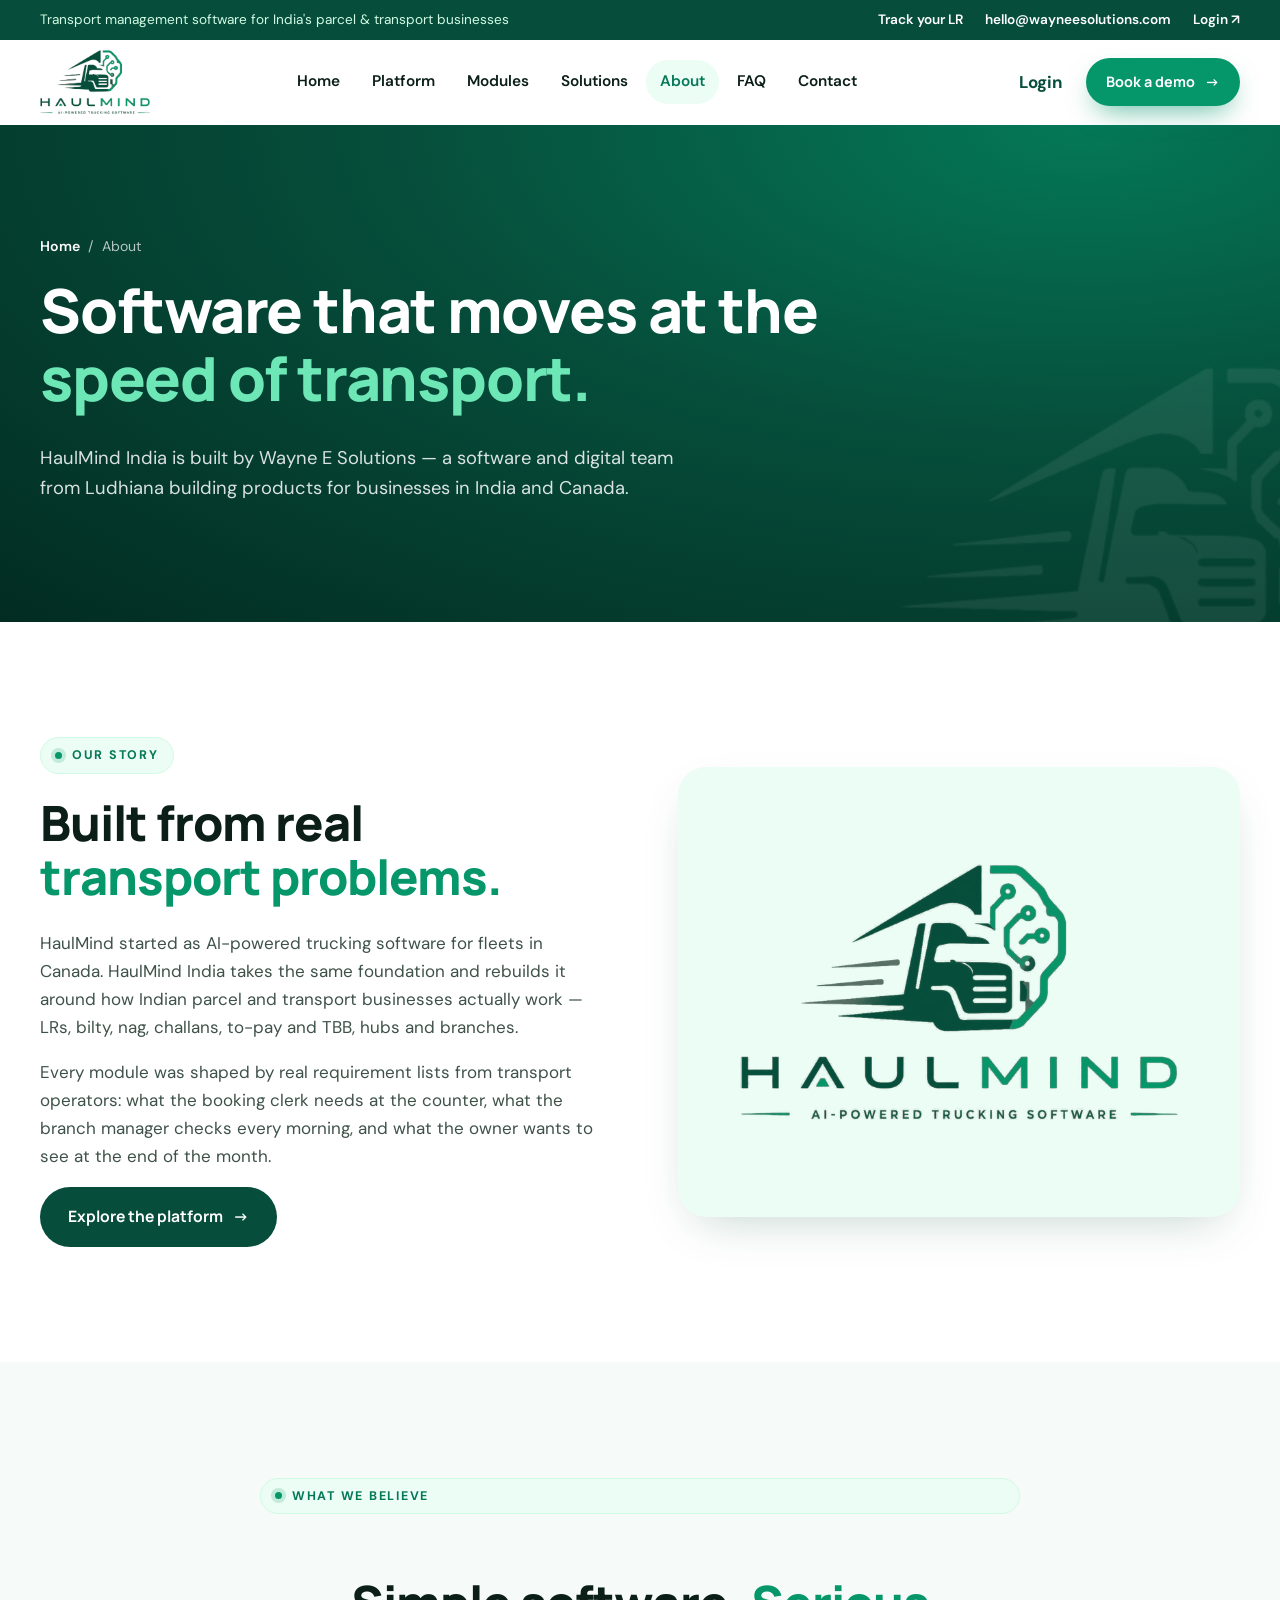
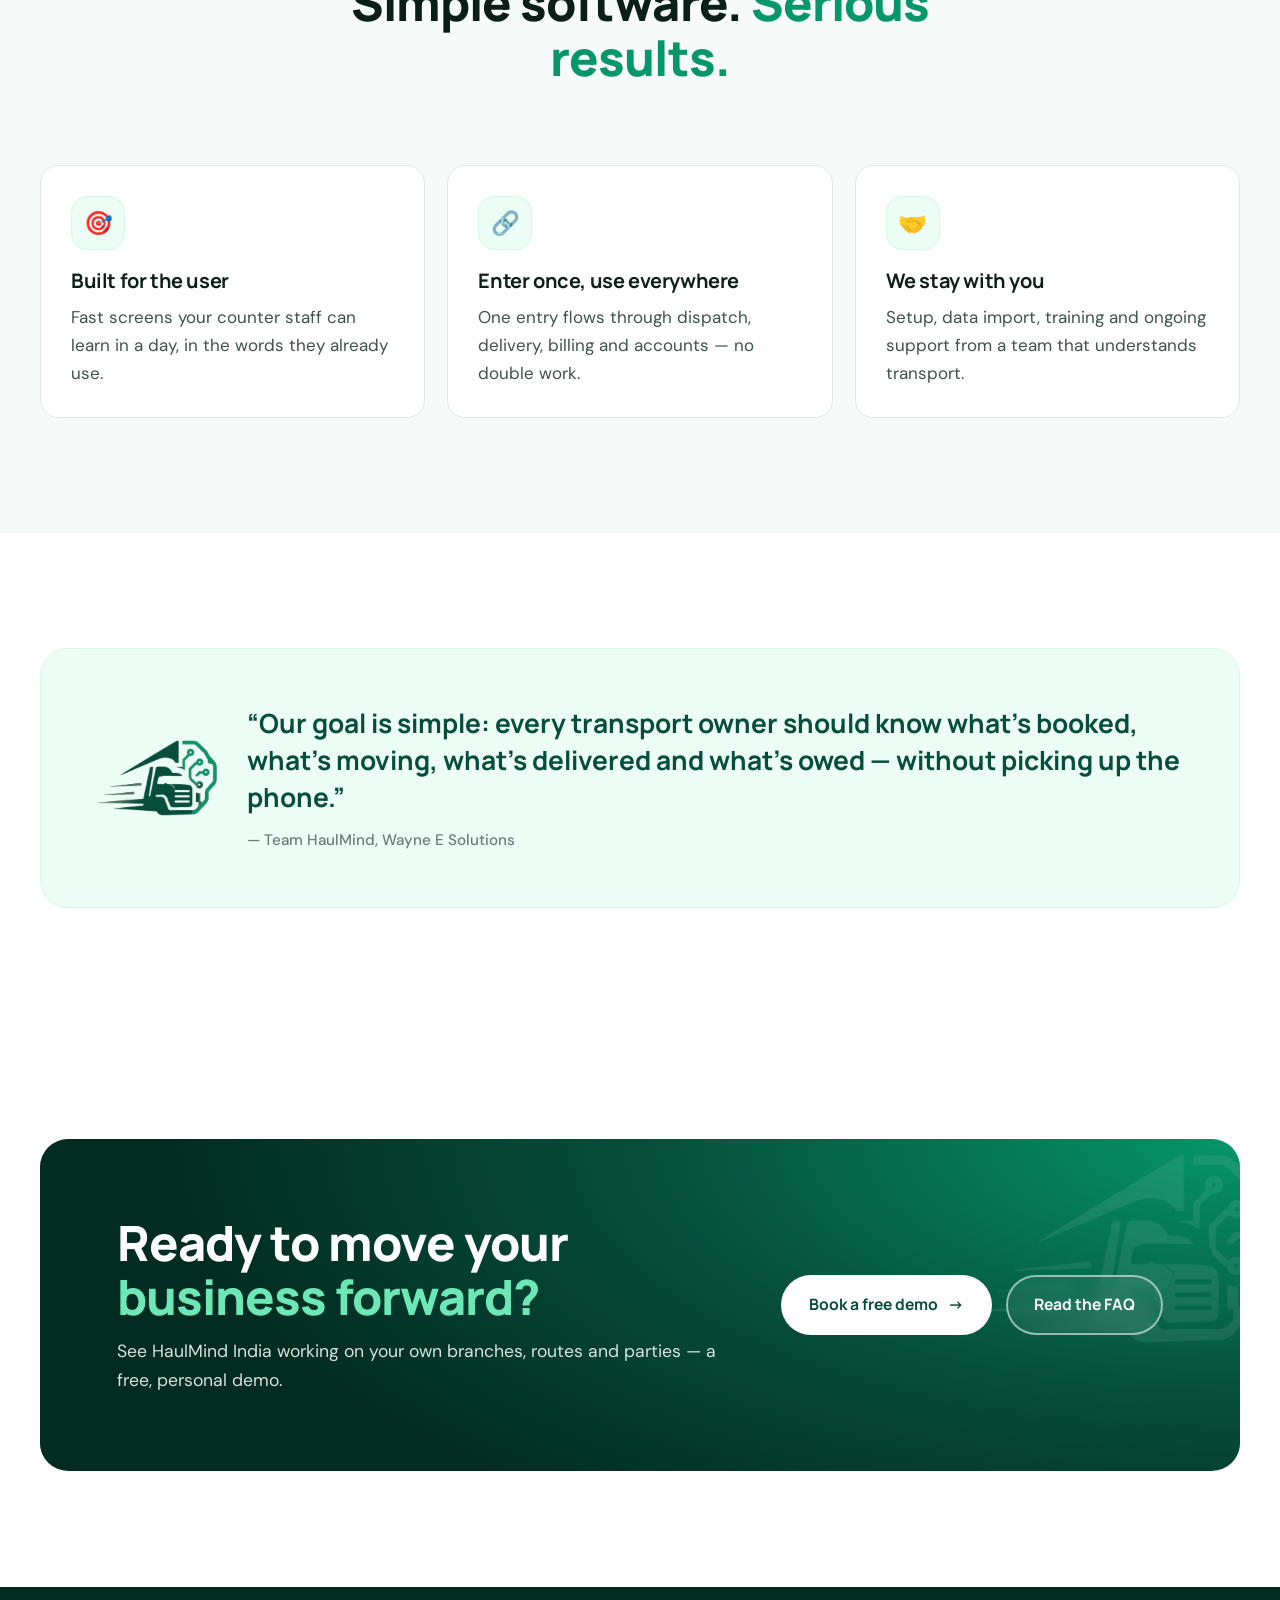
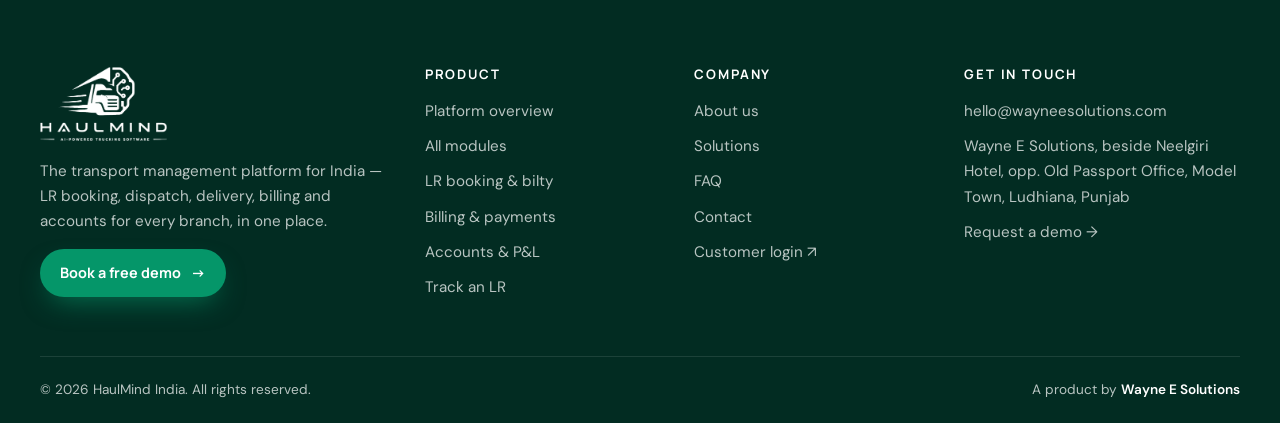
<file: about.html>
<!doctype html>
<html lang="en" class="no-js">
<head>
<meta charset="utf-8">
<meta name="viewport" content="width=device-width, initial-scale=1">
<title>About — HaulMind India</title>
<meta name="description" content="HaulMind India is built by Wayne E Solutions, Ludhiana — transport management software shaped by real transport operators.">
<meta name="theme-color" content="#064e3b">
<meta property="og:title" content="About — HaulMind India">
<meta property="og:description" content="HaulMind India is built by Wayne E Solutions, Ludhiana — transport management software shaped by real transport operators.">
<meta property="og:image" content="assets/logo.png">
<link rel="icon" type="image/png" href="assets/favicon.png">
<link rel="apple-touch-icon" href="assets/apple-touch-icon.png">
<link rel="preconnect" href="https://fonts.googleapis.com">
<link rel="preconnect" href="https://fonts.gstatic.com" crossorigin>
<link href="https://fonts.googleapis.com/css2?family=DM+Sans:wght@400;500;600;700&family=Manrope:wght@500;600;700;800&display=swap" rel="stylesheet">
<link rel="stylesheet" href="styles.css">
</head>
<body>
<a class="skip-link" href="#main">Skip to content</a>
<div class="topbar">
  <div class="container">
    <span>Transport management software for India's parcel &amp; transport businesses</span>
    <div class="topbar-links">
      <a href="track.html">Track your LR</a>
      <a class="hide-sm" href="mailto:hello@wayneesolutions.com">hello@wayneesolutions.com</a>
      <a href="https://haulmindin.wayneesolutions.com/login" target="_blank" rel="noopener">Login ↗</a>
    </div>
  </div>
</div>
<header class="site-header">
  <nav class="nav container" aria-label="Main">
    <a class="brand" href="index.html" aria-label="HaulMind India home"><img src="assets/logo.png" alt="HaulMind — AI-powered trucking software" width="640" height="374"></a>
    <div class="nav-links" id="nav-links">
      <a href="index.html">Home</a><a href="platform.html">Platform</a><a href="modules.html">Modules</a><a href="solutions.html">Solutions</a><a href="about.html">About</a><a href="faq.html">FAQ</a><a href="contact.html">Contact</a>
      <a class="mobile-only" href="track.html">Track LR</a>
      <a class="mobile-only" href="https://haulmindin.wayneesolutions.com/login" target="_blank" rel="noopener">Login ↗</a>
      <a class="mobile-only btn btn-primary" href="contact.html">Book a free demo</a>
    </div>
    <div class="nav-actions">
      <a class="nav-login" href="https://haulmindin.wayneesolutions.com/login" target="_blank" rel="noopener">Login</a>
      <a class="btn btn-primary btn-sm" href="contact.html">Book a demo <span class="arrow">→</span></a>
      <button class="menu-toggle" aria-label="Open menu" aria-controls="nav-links" aria-expanded="false"><span></span></button>
    </div>
  </nav>
</header>
<main id="main">
<section class="page-hero">
  <div class="container">
    <div class="breadcrumb"><a href="index.html">Home</a> &nbsp;/&nbsp; About</div>
    <h1>Software that moves at the <em>speed of transport.</em></h1>
    <p>HaulMind India is built by Wayne E Solutions — a software and digital team from Ludhiana building products for businesses in India and Canada.</p>
    
  </div>
</section>
<section class="section">
  <div class="container split">
    <div class="reveal">
      <div class="eyebrow">Our story</div>
      <h2>Built from real<br><span class="accent">transport problems.</span></h2>
      <p>HaulMind started as AI-powered trucking software for fleets in Canada. HaulMind India takes the same foundation and rebuilds it around how Indian parcel and transport businesses actually work — LRs, bilty, nag, challans, to-pay and TBB, hubs and branches.</p>
      <p>Every module was shaped by real requirement lists from transport operators: what the booking clerk needs at the counter, what the branch manager checks every morning, and what the owner wants to see at the end of the month.</p>
      <a class="btn btn-dark" href="platform.html">Explore the platform <span class="arrow">→</span></a>
    </div>
    <div class="media-card reveal" style="background:var(--green-50);display:grid;place-items:center"><img src="assets/logo.png" alt="HaulMind logo" style="width:78%;height:auto;object-fit:contain"></div>
  </div>
</section>

<section class="section section-alt">
  <div class="container">
    <div class="section-head center-head reveal"><div class="eyebrow">What we believe</div><h2>Simple software. <span class="accent">Serious results.</span></h2></div>
    <div class="card-grid">
      <div class="card hoverable reveal"><div class="icon">🎯</div><h3>Built for the user</h3><p>Fast screens your counter staff can learn in a day, in the words they already use.</p></div>
      <div class="card hoverable reveal"><div class="icon">🔗</div><h3>Enter once, use everywhere</h3><p>One entry flows through dispatch, delivery, billing and accounts — no double work.</p></div>
      <div class="card hoverable reveal"><div class="icon">🤝</div><h3>We stay with you</h3><p>Setup, data import, training and ongoing support from a team that understands transport.</p></div>
    </div>
  </div>
</section>

<section class="section">
  <div class="container">
    <div class="quote reveal">
      <img src="assets/logo-mark.png" alt="">
      <blockquote>“Our goal is simple: every transport owner should know what's booked, what's moving, what's delivered and what's owed — without picking up the phone.”<cite>— Team HaulMind, Wayne E Solutions</cite></blockquote>
    </div>
  </div>
</section>
<section class="section">
  <div class="container">
    <div class="cta reveal">
      <div>
        <h2>Ready to move your <em>business forward?</em></h2>
        <p>See HaulMind India working on your own branches, routes and parties — a free, personal demo.</p>
      </div>
      <div class="hero-actions">
        <a class="btn btn-white" href="contact.html">Book a free demo <span class="arrow">→</span></a>
        <a class="btn btn-ghost-light" href="faq.html">Read the FAQ</a>
      </div>
    </div>
  </div>
</section>

</main>
<footer class="site-footer">
  <div class="container footer-grid">
    <div class="footer-brand">
      <a href="index.html"><img src="assets/logo-white.png" alt="HaulMind" width="640" height="374"></a>
      <p>The transport management platform for India — LR booking, dispatch, delivery, billing and accounts for every branch, in one place.</p>
      <a class="btn btn-primary btn-sm" href="contact.html">Book a free demo <span class="arrow">→</span></a>
    </div>
    <div>
      <h4>Product</h4>
      <ul class="footer-links">
        <li><a href="platform.html">Platform overview</a></li>
        <li><a href="modules.html">All modules</a></li>
        <li><a href="modules.html#booking">LR booking &amp; bilty</a></li>
        <li><a href="modules.html#billing">Billing &amp; payments</a></li>
        <li><a href="modules.html#accounts">Accounts &amp; P&amp;L</a></li>
        <li><a href="track.html">Track an LR</a></li>
      </ul>
    </div>
    <div>
      <h4>Company</h4>
      <ul class="footer-links">
        <li><a href="about.html">About us</a></li>
        <li><a href="solutions.html">Solutions</a></li>
        <li><a href="faq.html">FAQ</a></li>
        <li><a href="contact.html">Contact</a></li>
        <li><a href="https://haulmindin.wayneesolutions.com/login" target="_blank" rel="noopener">Customer login ↗</a></li>
      </ul>
    </div>
    <div>
      <h4>Get in touch</h4>
      <ul class="footer-links">
        <li><a href="mailto:hello@wayneesolutions.com">hello@wayneesolutions.com</a></li>
        <li>Wayne E Solutions, beside Neelgiri Hotel, opp. Old Passport Office, Model Town, Ludhiana, Punjab</li>
        <li><a href="contact.html">Request a demo →</a></li>
      </ul>
    </div>
  </div>
  <div class="container footer-bottom">
    <span>© <span data-year>2026</span> HaulMind India. All rights reserved.</span>
    <span>A product by <a href="https://wayneesolutions.com" target="_blank" rel="noopener">Wayne E Solutions</a></span>
  </div>
</footer>
<button class="back-top" aria-label="Back to top">↑</button>
<script src="script.js"></script>
</body>
</html>
</file>
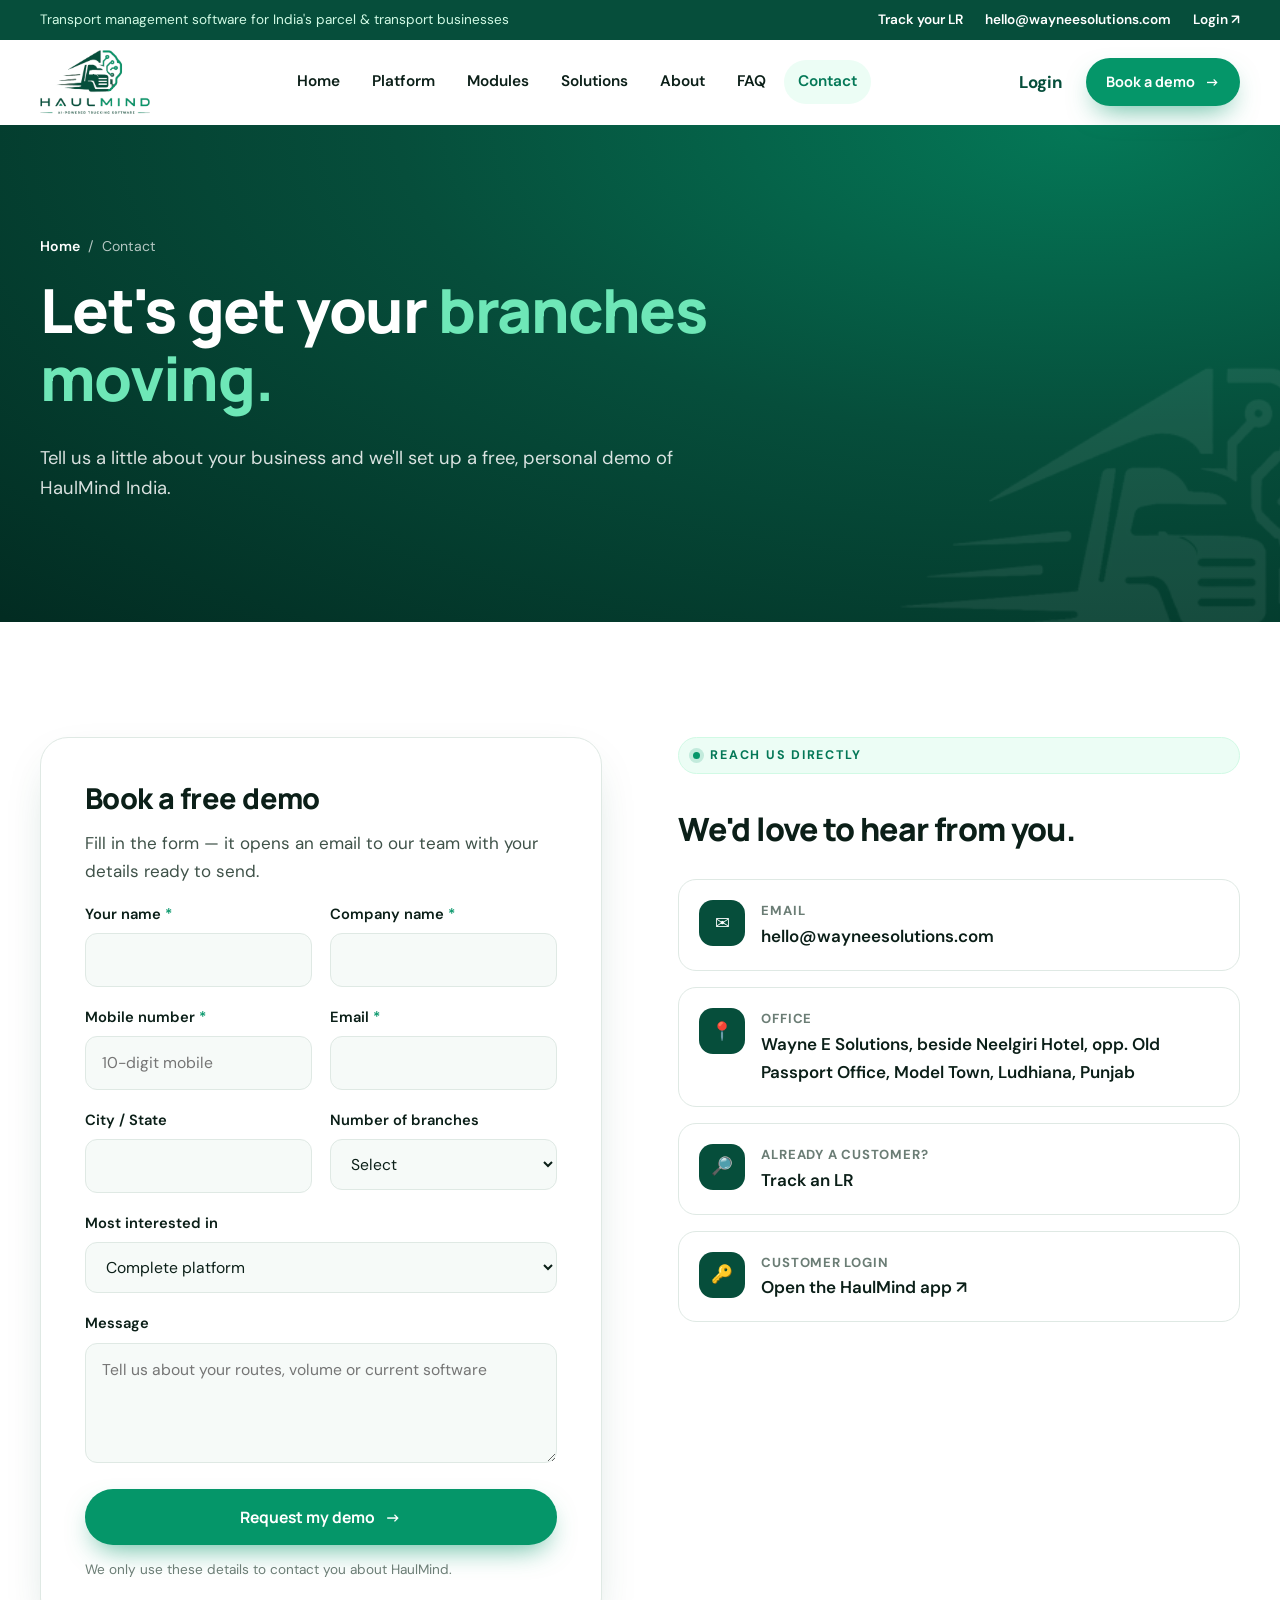
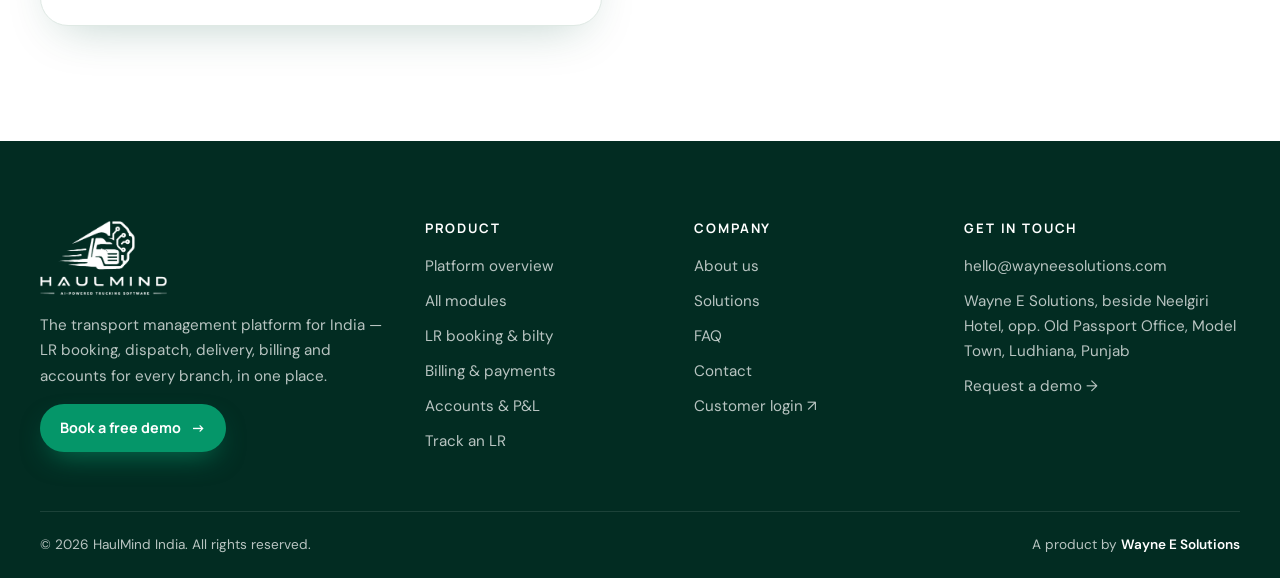
<file: contact.html>
<!doctype html>
<html lang="en" class="no-js">
<head>
<meta charset="utf-8">
<meta name="viewport" content="width=device-width, initial-scale=1">
<title>Contact & Demo — HaulMind India</title>
<meta name="description" content="Book a free demo of HaulMind India transport management software.">
<meta name="theme-color" content="#064e3b">
<meta property="og:title" content="Contact & Demo — HaulMind India">
<meta property="og:description" content="Book a free demo of HaulMind India transport management software.">
<meta property="og:image" content="assets/logo.png">
<link rel="icon" type="image/png" href="assets/favicon.png">
<link rel="apple-touch-icon" href="assets/apple-touch-icon.png">
<link rel="preconnect" href="https://fonts.googleapis.com">
<link rel="preconnect" href="https://fonts.gstatic.com" crossorigin>
<link href="https://fonts.googleapis.com/css2?family=DM+Sans:wght@400;500;600;700&family=Manrope:wght@500;600;700;800&display=swap" rel="stylesheet">
<link rel="stylesheet" href="styles.css">
</head>
<body>
<a class="skip-link" href="#main">Skip to content</a>
<div class="topbar">
  <div class="container">
    <span>Transport management software for India's parcel &amp; transport businesses</span>
    <div class="topbar-links">
      <a href="track.html">Track your LR</a>
      <a class="hide-sm" href="mailto:hello@wayneesolutions.com">hello@wayneesolutions.com</a>
      <a href="https://haulmindin.wayneesolutions.com/login" target="_blank" rel="noopener">Login ↗</a>
    </div>
  </div>
</div>
<header class="site-header">
  <nav class="nav container" aria-label="Main">
    <a class="brand" href="index.html" aria-label="HaulMind India home"><img src="assets/logo.png" alt="HaulMind — AI-powered trucking software" width="640" height="374"></a>
    <div class="nav-links" id="nav-links">
      <a href="index.html">Home</a><a href="platform.html">Platform</a><a href="modules.html">Modules</a><a href="solutions.html">Solutions</a><a href="about.html">About</a><a href="faq.html">FAQ</a><a href="contact.html">Contact</a>
      <a class="mobile-only" href="track.html">Track LR</a>
      <a class="mobile-only" href="https://haulmindin.wayneesolutions.com/login" target="_blank" rel="noopener">Login ↗</a>
      <a class="mobile-only btn btn-primary" href="contact.html">Book a free demo</a>
    </div>
    <div class="nav-actions">
      <a class="nav-login" href="https://haulmindin.wayneesolutions.com/login" target="_blank" rel="noopener">Login</a>
      <a class="btn btn-primary btn-sm" href="contact.html">Book a demo <span class="arrow">→</span></a>
      <button class="menu-toggle" aria-label="Open menu" aria-controls="nav-links" aria-expanded="false"><span></span></button>
    </div>
  </nav>
</header>
<main id="main">
<section class="page-hero">
  <div class="container">
    <div class="breadcrumb"><a href="index.html">Home</a> &nbsp;/&nbsp; Contact</div>
    <h1>Let's get your <em>branches moving.</em></h1>
    <p>Tell us a little about your business and we'll set up a free, personal demo of HaulMind India.</p>
    
  </div>
</section>
<section class="section">
  <div class="container split" style="align-items:start">
    <div class="form-card reveal">
      <h2 style="font-size:1.8rem">Book a free demo</h2>
      <p>Fill in the form — it opens an email to our team with your details ready to send.</p>
      <form id="demo-form" novalidate>
        <div class="form-grid">
          <div><label for="name">Your name <span class="req">*</span></label><input id="name" name="name" required autocomplete="name"></div>
          <div><label for="company">Company name <span class="req">*</span></label><input id="company" name="company" required autocomplete="organization"></div>
          <div><label for="phone">Mobile number <span class="req">*</span></label><input id="phone" name="phone" type="tel" required autocomplete="tel" placeholder="10-digit mobile"></div>
          <div><label for="email">Email <span class="req">*</span></label><input id="email" name="email" type="email" required autocomplete="email"></div>
          <div><label for="city">City / State</label><input id="city" name="city" autocomplete="address-level2"></div>
          <div><label for="branches">Number of branches</label>
            <select id="branches" name="branches"><option value="">Select</option><option>1</option><option>2–5</option><option>6–15</option><option>16+</option></select></div>
          <div class="full"><label for="interest">Most interested in</label>
            <select id="interest" name="interest"><option value="">Complete platform</option><option value="branches">Branch management</option><option value="booking">LR booking &amp; bilty</option><option value="dispatch">Dispatch &amp; branch transfer</option><option value="unloading">Unloading &amp; arrival</option><option value="delivery">Delivery &amp; POD</option><option value="billing">Billing &amp; payments</option><option value="accounts">Accounts &amp; profitability</option><option value="insights">Dashboard, alerts &amp; security</option></select></div>
          <div class="full"><label for="message">Message</label><textarea id="message" name="message" placeholder="Tell us about your routes, volume or current software"></textarea></div>
          <div class="full"><button class="btn btn-primary" type="submit" style="width:100%">Request my demo <span class="arrow">→</span></button></div>
        </div>
        <p class="form-note">We only use these details to contact you about HaulMind.</p>
        <div class="form-success" id="form-success" role="status">✓ Your email app should open with your request ready to send. If it didn't, <a href="mailto:hello@wayneesolutions.com">click here</a> or write to hello@wayneesolutions.com.</div>
      </form>
    </div>
    <div class="contact-info reveal">
      <div class="eyebrow">Reach us directly</div>
      <h2 style="font-size:2rem">We'd love to hear from you.</h2>
      <a class="info-item" href="mailto:hello@wayneesolutions.com"><b>✉</b><div><small>Email</small><span>hello@wayneesolutions.com</span></div></a>
      <a class="info-item" href="https://www.google.com/maps/search/?api=1&query=Wayne+E+Solutions+Model+Town+Ludhiana" target="_blank" rel="noopener"><b>📍</b><div><small>Office</small><span>Wayne E Solutions, beside Neelgiri Hotel, opp. Old Passport Office, Model Town, Ludhiana, Punjab</span></div></a>
      <a class="info-item" href="track.html"><b>🔎</b><div><small>Already a customer?</small><span>Track an LR</span></div></a>
      <a class="info-item" href="https://haulmindin.wayneesolutions.com/login" target="_blank" rel="noopener"><b>🔑</b><div><small>Customer login</small><span>Open the HaulMind app ↗</span></div></a>
    </div>
  </div>
</section>

</main>
<footer class="site-footer">
  <div class="container footer-grid">
    <div class="footer-brand">
      <a href="index.html"><img src="assets/logo-white.png" alt="HaulMind" width="640" height="374"></a>
      <p>The transport management platform for India — LR booking, dispatch, delivery, billing and accounts for every branch, in one place.</p>
      <a class="btn btn-primary btn-sm" href="contact.html">Book a free demo <span class="arrow">→</span></a>
    </div>
    <div>
      <h4>Product</h4>
      <ul class="footer-links">
        <li><a href="platform.html">Platform overview</a></li>
        <li><a href="modules.html">All modules</a></li>
        <li><a href="modules.html#booking">LR booking &amp; bilty</a></li>
        <li><a href="modules.html#billing">Billing &amp; payments</a></li>
        <li><a href="modules.html#accounts">Accounts &amp; P&amp;L</a></li>
        <li><a href="track.html">Track an LR</a></li>
      </ul>
    </div>
    <div>
      <h4>Company</h4>
      <ul class="footer-links">
        <li><a href="about.html">About us</a></li>
        <li><a href="solutions.html">Solutions</a></li>
        <li><a href="faq.html">FAQ</a></li>
        <li><a href="contact.html">Contact</a></li>
        <li><a href="https://haulmindin.wayneesolutions.com/login" target="_blank" rel="noopener">Customer login ↗</a></li>
      </ul>
    </div>
    <div>
      <h4>Get in touch</h4>
      <ul class="footer-links">
        <li><a href="mailto:hello@wayneesolutions.com">hello@wayneesolutions.com</a></li>
        <li>Wayne E Solutions, beside Neelgiri Hotel, opp. Old Passport Office, Model Town, Ludhiana, Punjab</li>
        <li><a href="contact.html">Request a demo →</a></li>
      </ul>
    </div>
  </div>
  <div class="container footer-bottom">
    <span>© <span data-year>2026</span> HaulMind India. All rights reserved.</span>
    <span>A product by <a href="https://wayneesolutions.com" target="_blank" rel="noopener">Wayne E Solutions</a></span>
  </div>
</footer>
<button class="back-top" aria-label="Back to top">↑</button>
<script src="script.js"></script>
</body>
</html>
</file>
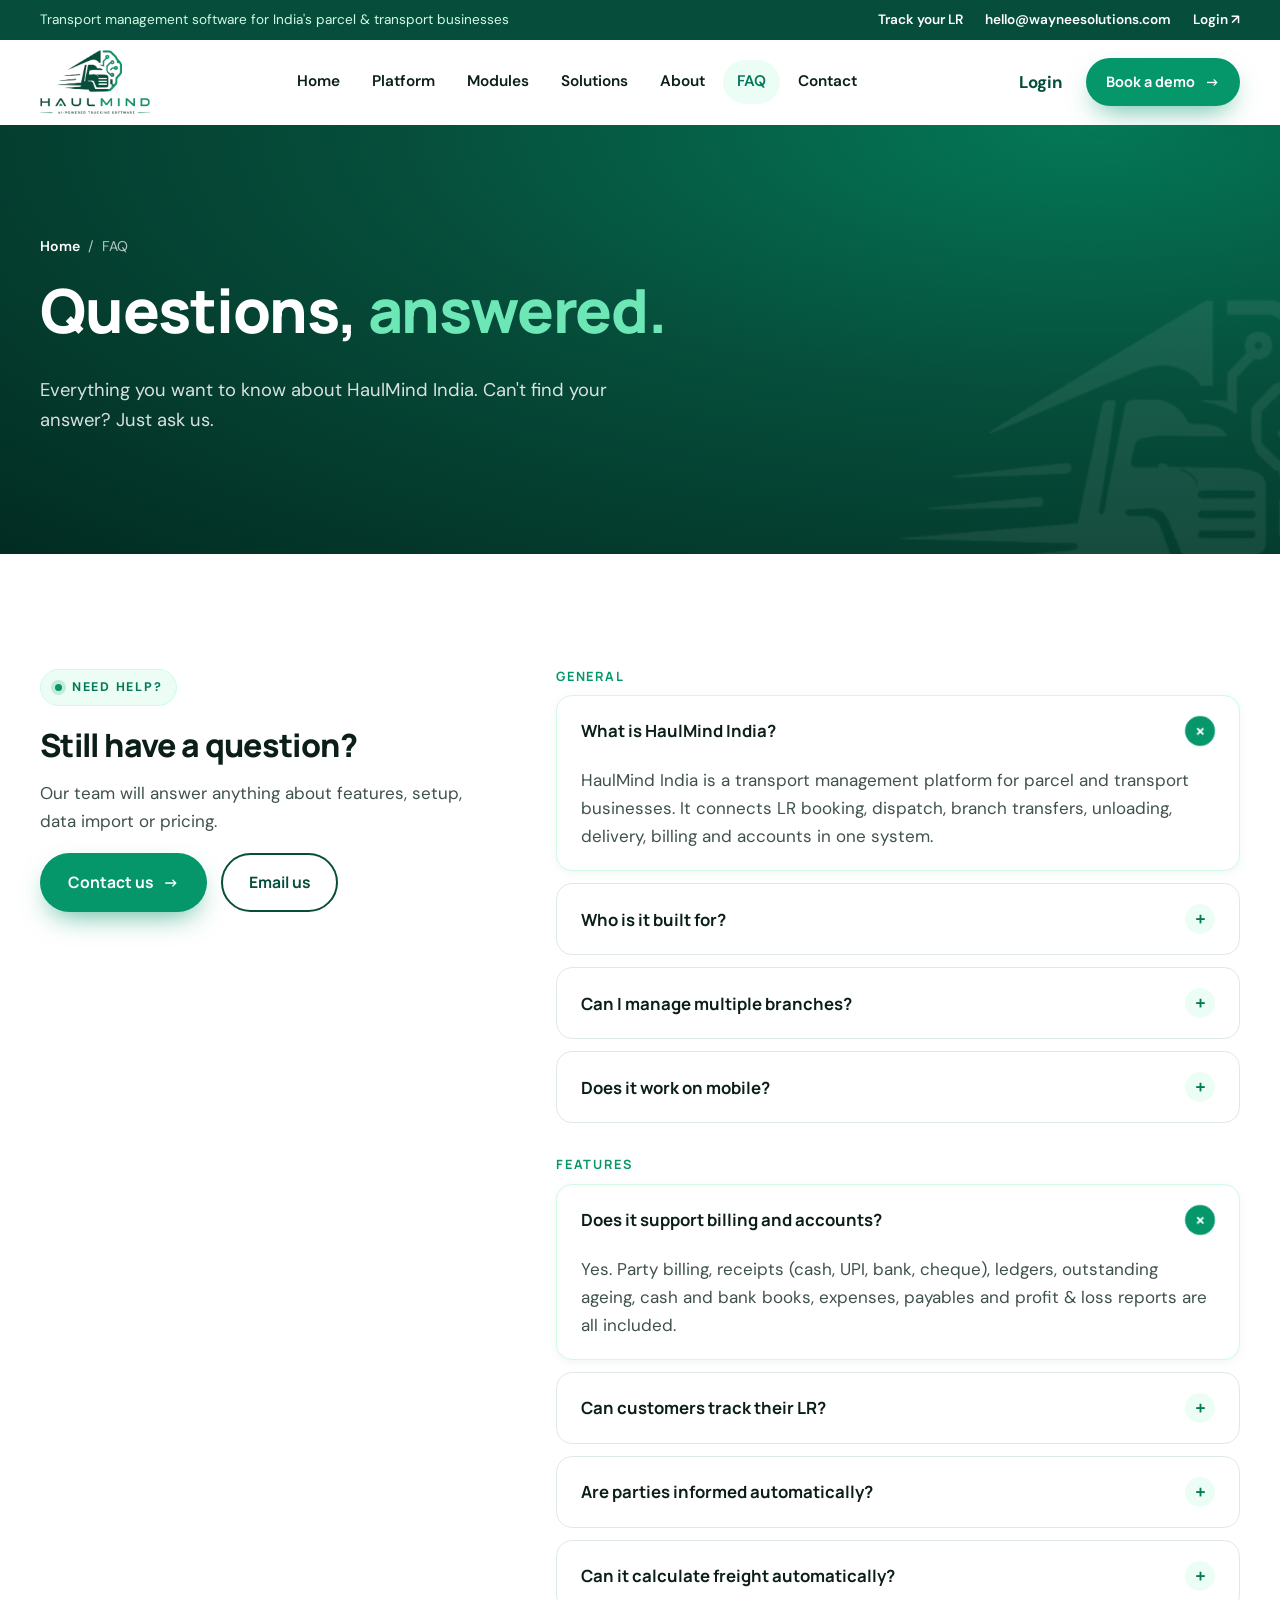
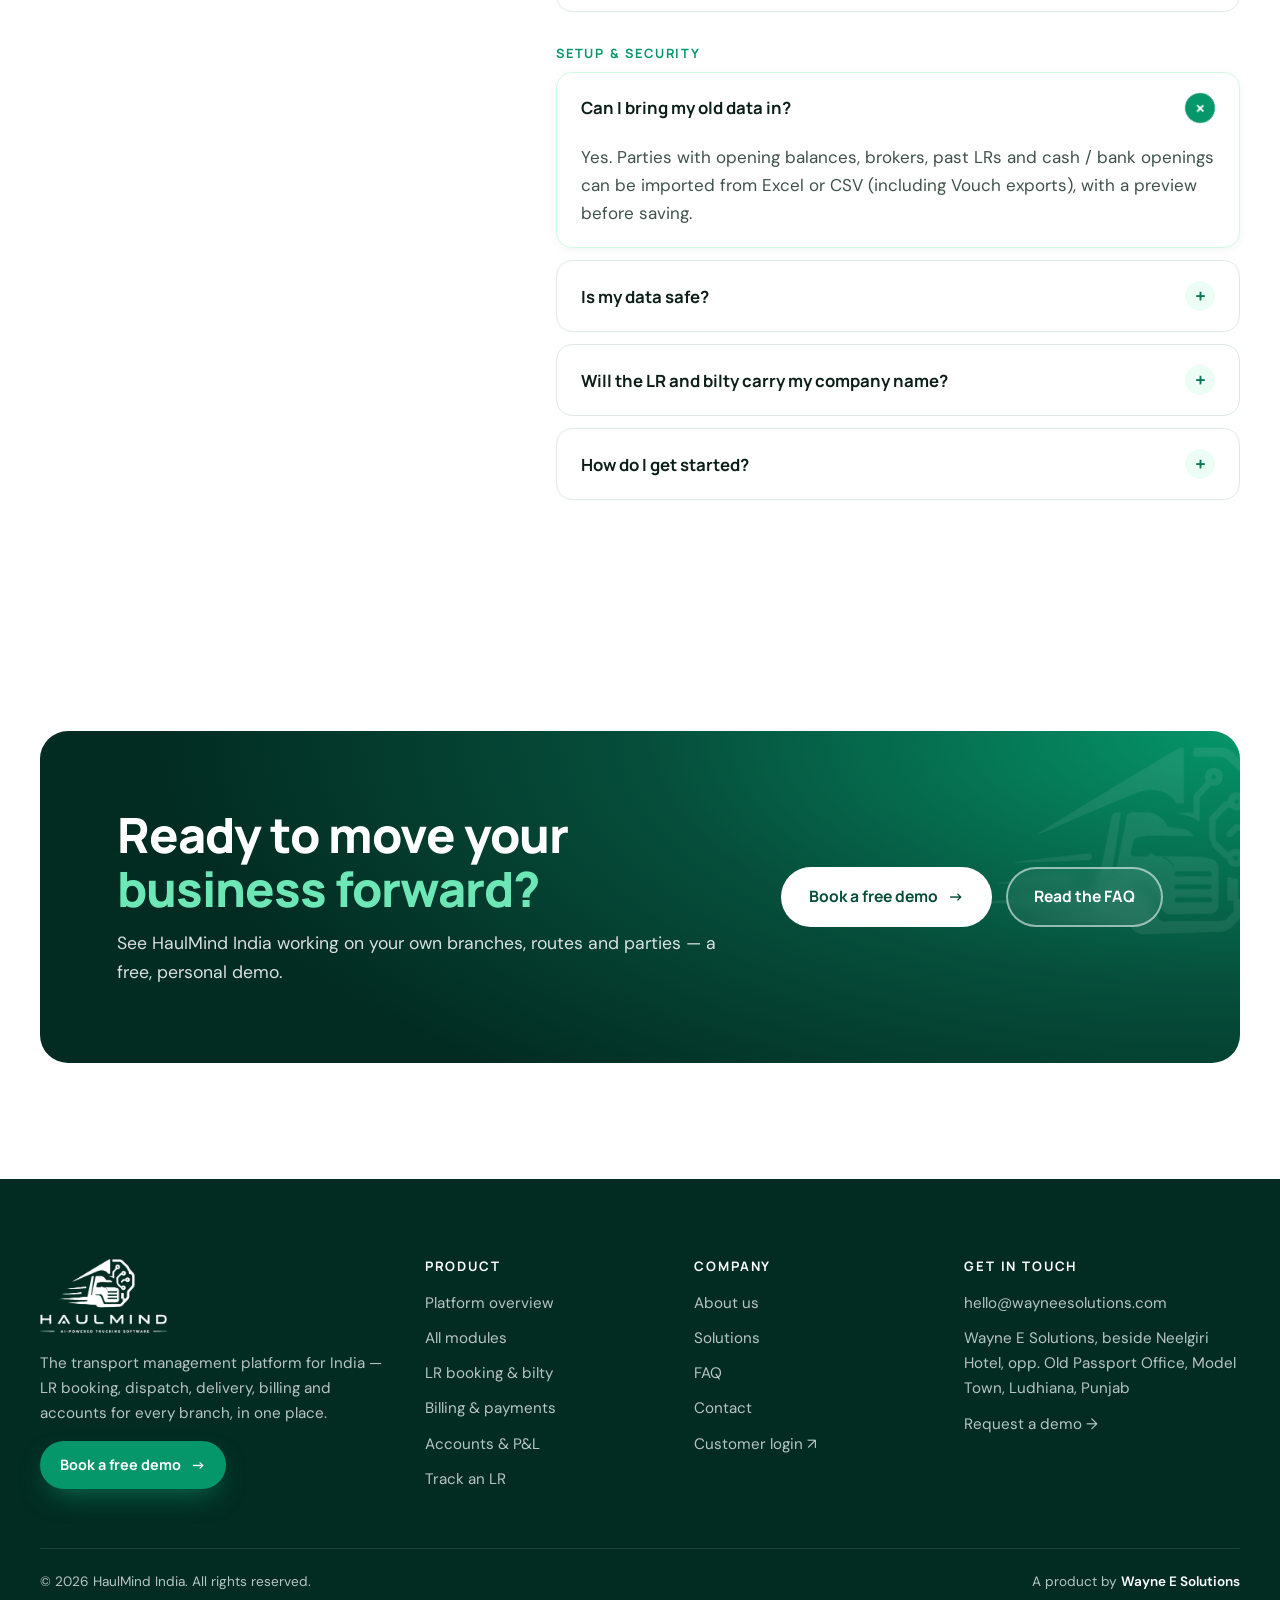
<file: faq.html>
<!doctype html>
<html lang="en" class="no-js">
<head>
<meta charset="utf-8">
<meta name="viewport" content="width=device-width, initial-scale=1">
<title>FAQ — HaulMind India</title>
<meta name="description" content="Frequently asked questions about HaulMind India transport management software.">
<meta name="theme-color" content="#064e3b">
<meta property="og:title" content="FAQ — HaulMind India">
<meta property="og:description" content="Frequently asked questions about HaulMind India transport management software.">
<meta property="og:image" content="assets/logo.png">
<link rel="icon" type="image/png" href="assets/favicon.png">
<link rel="apple-touch-icon" href="assets/apple-touch-icon.png">
<link rel="preconnect" href="https://fonts.googleapis.com">
<link rel="preconnect" href="https://fonts.gstatic.com" crossorigin>
<link href="https://fonts.googleapis.com/css2?family=DM+Sans:wght@400;500;600;700&family=Manrope:wght@500;600;700;800&display=swap" rel="stylesheet">
<link rel="stylesheet" href="styles.css">
</head>
<body>
<a class="skip-link" href="#main">Skip to content</a>
<div class="topbar">
  <div class="container">
    <span>Transport management software for India's parcel &amp; transport businesses</span>
    <div class="topbar-links">
      <a href="track.html">Track your LR</a>
      <a class="hide-sm" href="mailto:hello@wayneesolutions.com">hello@wayneesolutions.com</a>
      <a href="https://haulmindin.wayneesolutions.com/login" target="_blank" rel="noopener">Login ↗</a>
    </div>
  </div>
</div>
<header class="site-header">
  <nav class="nav container" aria-label="Main">
    <a class="brand" href="index.html" aria-label="HaulMind India home"><img src="assets/logo.png" alt="HaulMind — AI-powered trucking software" width="640" height="374"></a>
    <div class="nav-links" id="nav-links">
      <a href="index.html">Home</a><a href="platform.html">Platform</a><a href="modules.html">Modules</a><a href="solutions.html">Solutions</a><a href="about.html">About</a><a href="faq.html">FAQ</a><a href="contact.html">Contact</a>
      <a class="mobile-only" href="track.html">Track LR</a>
      <a class="mobile-only" href="https://haulmindin.wayneesolutions.com/login" target="_blank" rel="noopener">Login ↗</a>
      <a class="mobile-only btn btn-primary" href="contact.html">Book a free demo</a>
    </div>
    <div class="nav-actions">
      <a class="nav-login" href="https://haulmindin.wayneesolutions.com/login" target="_blank" rel="noopener">Login</a>
      <a class="btn btn-primary btn-sm" href="contact.html">Book a demo <span class="arrow">→</span></a>
      <button class="menu-toggle" aria-label="Open menu" aria-controls="nav-links" aria-expanded="false"><span></span></button>
    </div>
  </nav>
</header>
<main id="main">
<section class="page-hero">
  <div class="container">
    <div class="breadcrumb"><a href="index.html">Home</a> &nbsp;/&nbsp; FAQ</div>
    <h1>Questions, <em>answered.</em></h1>
    <p>Everything you want to know about HaulMind India. Can't find your answer? Just ask us.</p>
    
  </div>
</section>
<section class="section">
  <div class="container faq-layout">
    <div class="sticky-side reveal">
      <div class="eyebrow">Need help?</div>
      <h2 style="font-size:2rem">Still have a question?</h2>
      <p>Our team will answer anything about features, setup, data import or pricing.</p>
      <div class="hero-actions"><a class="btn btn-primary" href="contact.html">Contact us <span class="arrow">→</span></a><a class="btn btn-outline" href="mailto:hello@wayneesolutions.com">Email us</a></div>
    </div>
    <div>
      <h3 class="faq-group-title">General</h3><div class="faq-list"><details open><summary>What is HaulMind India?</summary><p>HaulMind India is a transport management platform for parcel and transport businesses. It connects LR booking, dispatch, branch transfers, unloading, delivery, billing and accounts in one system.</p></details><details><summary>Who is it built for?</summary><p>Parcel services, transport companies, goods carriers and fleet operators with one or many branches — from the owner to branch managers, booking clerks and accounts staff.</p></details><details><summary>Can I manage multiple branches?</summary><p>Yes. HaulMind is built for multi-branch operations: hubs and branches are linked, owners see everything, and staff only see their own branch.</p></details><details><summary>Does it work on mobile?</summary><p>Yes. HaulMind runs in the browser on phones, tablets and computers, so branch staff and delivery teams can use it anywhere.</p></details></div>
      <h3 class="faq-group-title">Features</h3><div class="faq-list"><details open><summary>Does it support billing and accounts?</summary><p>Yes. Party billing, receipts (cash, UPI, bank, cheque), ledgers, outstanding ageing, cash and bank books, expenses, payables and profit &amp; loss reports are all included.</p></details><details><summary>Can customers track their LR?</summary><p>Yes. There is a public LR tracking page where anyone can check shipment status with the LR number — try it on our <a class="text-link" href="track.html">Track LR</a> page.</p></details><details><summary>Are parties informed automatically?</summary><p>Yes. Booked, arrived and delivered messages can go out on WhatsApp or SMS, and every message is logged.</p></details><details><summary>Can it calculate freight automatically?</summary><p>Yes. Freight is calculated from party and route rates, and HaulMind warns you when a party crosses its credit limit.</p></details></div>
      <h3 class="faq-group-title">Setup &amp; security</h3><div class="faq-list"><details open><summary>Can I bring my old data in?</summary><p>Yes. Parties with opening balances, brokers, past LRs and cash / bank openings can be imported from Excel or CSV (including Vouch exports), with a preview before saving.</p></details><details><summary>Is my data safe?</summary><p>Every employee gets their own login with one of six roles, access is limited by branch, there is a full audit log and an automatic daily backup.</p></details><details><summary>Will the LR and bilty carry my company name?</summary><p>Yes. Your company name is printed on LRs, challans, delivery challans and messages.</p></details><details><summary>How do I get started?</summary><p>Book a free demo. We'll walk through HaulMind with your own branches and workflow, then set up your branches, users and rates.</p></details></div>
    </div>
  </div>
</section>
<section class="section">
  <div class="container">
    <div class="cta reveal">
      <div>
        <h2>Ready to move your <em>business forward?</em></h2>
        <p>See HaulMind India working on your own branches, routes and parties — a free, personal demo.</p>
      </div>
      <div class="hero-actions">
        <a class="btn btn-white" href="contact.html">Book a free demo <span class="arrow">→</span></a>
        <a class="btn btn-ghost-light" href="faq.html">Read the FAQ</a>
      </div>
    </div>
  </div>
</section>

</main>
<footer class="site-footer">
  <div class="container footer-grid">
    <div class="footer-brand">
      <a href="index.html"><img src="assets/logo-white.png" alt="HaulMind" width="640" height="374"></a>
      <p>The transport management platform for India — LR booking, dispatch, delivery, billing and accounts for every branch, in one place.</p>
      <a class="btn btn-primary btn-sm" href="contact.html">Book a free demo <span class="arrow">→</span></a>
    </div>
    <div>
      <h4>Product</h4>
      <ul class="footer-links">
        <li><a href="platform.html">Platform overview</a></li>
        <li><a href="modules.html">All modules</a></li>
        <li><a href="modules.html#booking">LR booking &amp; bilty</a></li>
        <li><a href="modules.html#billing">Billing &amp; payments</a></li>
        <li><a href="modules.html#accounts">Accounts &amp; P&amp;L</a></li>
        <li><a href="track.html">Track an LR</a></li>
      </ul>
    </div>
    <div>
      <h4>Company</h4>
      <ul class="footer-links">
        <li><a href="about.html">About us</a></li>
        <li><a href="solutions.html">Solutions</a></li>
        <li><a href="faq.html">FAQ</a></li>
        <li><a href="contact.html">Contact</a></li>
        <li><a href="https://haulmindin.wayneesolutions.com/login" target="_blank" rel="noopener">Customer login ↗</a></li>
      </ul>
    </div>
    <div>
      <h4>Get in touch</h4>
      <ul class="footer-links">
        <li><a href="mailto:hello@wayneesolutions.com">hello@wayneesolutions.com</a></li>
        <li>Wayne E Solutions, beside Neelgiri Hotel, opp. Old Passport Office, Model Town, Ludhiana, Punjab</li>
        <li><a href="contact.html">Request a demo →</a></li>
      </ul>
    </div>
  </div>
  <div class="container footer-bottom">
    <span>© <span data-year>2026</span> HaulMind India. All rights reserved.</span>
    <span>A product by <a href="https://wayneesolutions.com" target="_blank" rel="noopener">Wayne E Solutions</a></span>
  </div>
</footer>
<button class="back-top" aria-label="Back to top">↑</button>
<script src="script.js"></script>
</body>
</html>
</file>
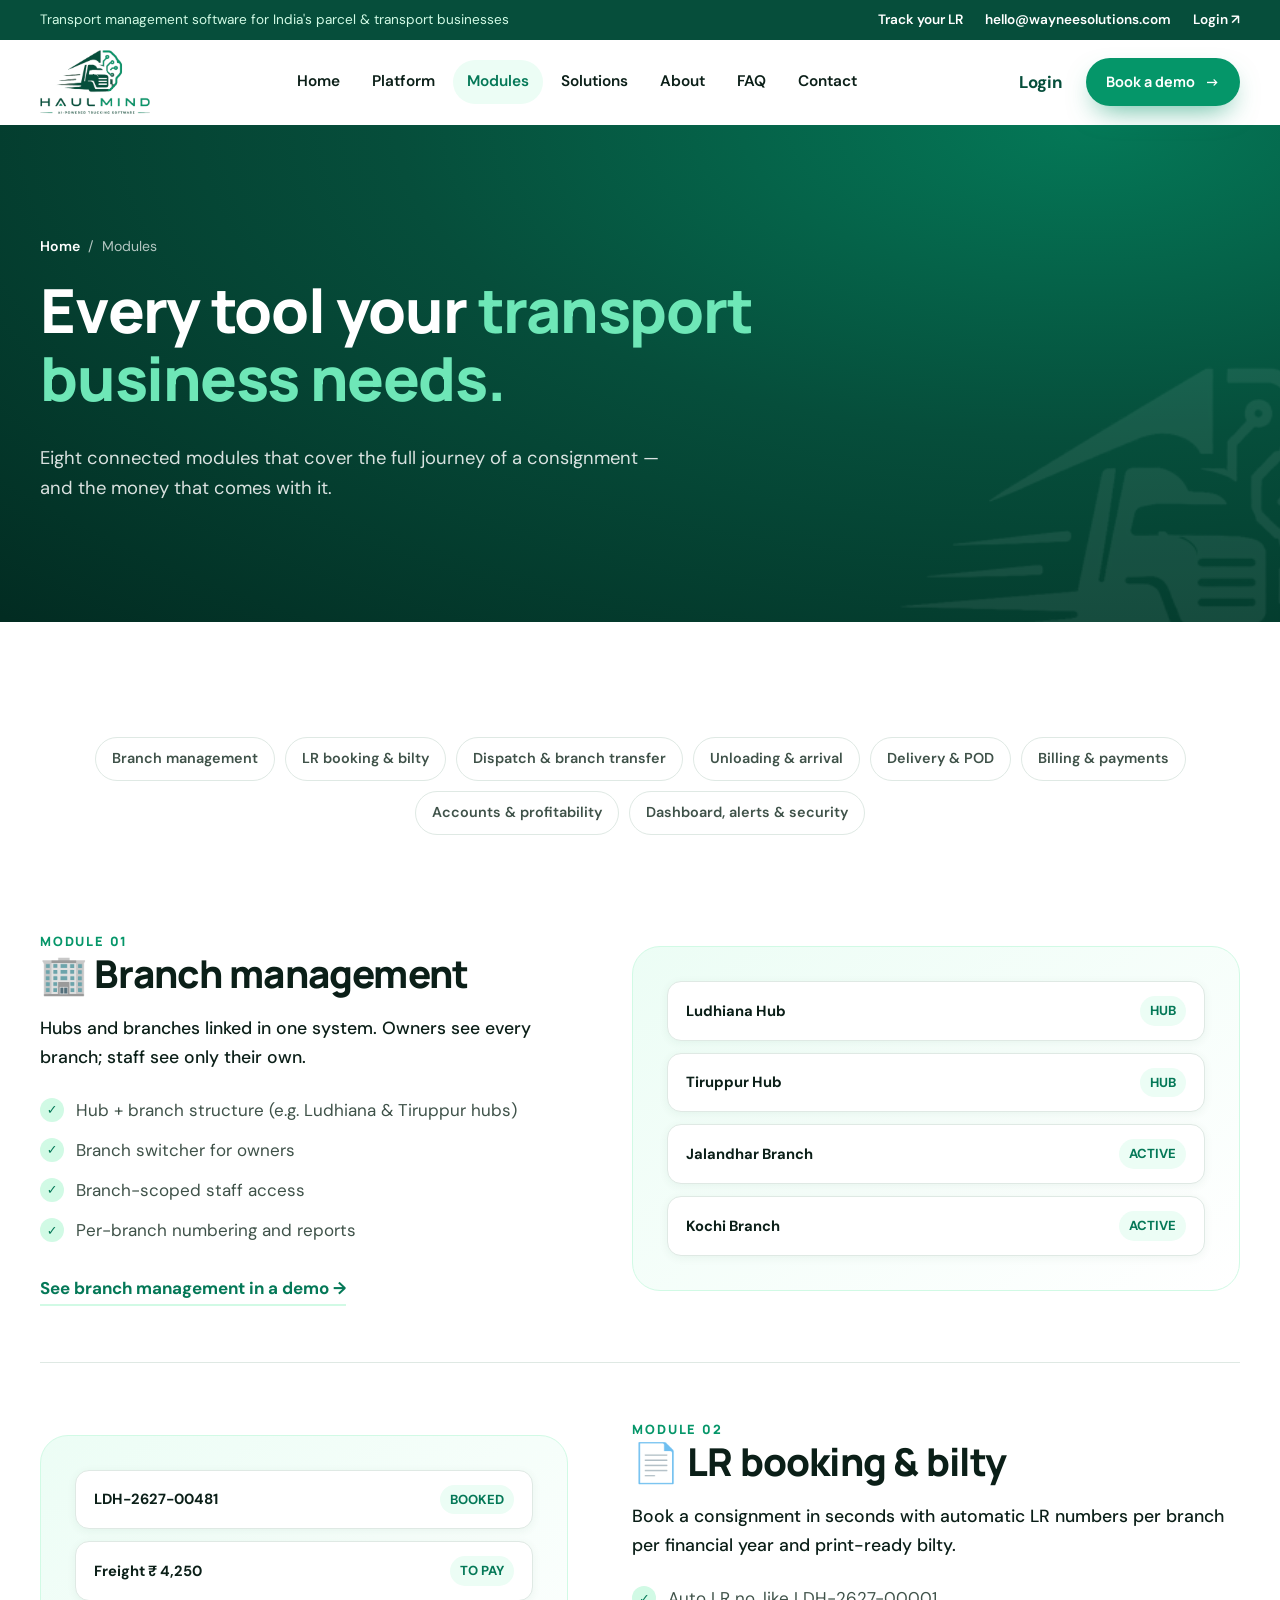
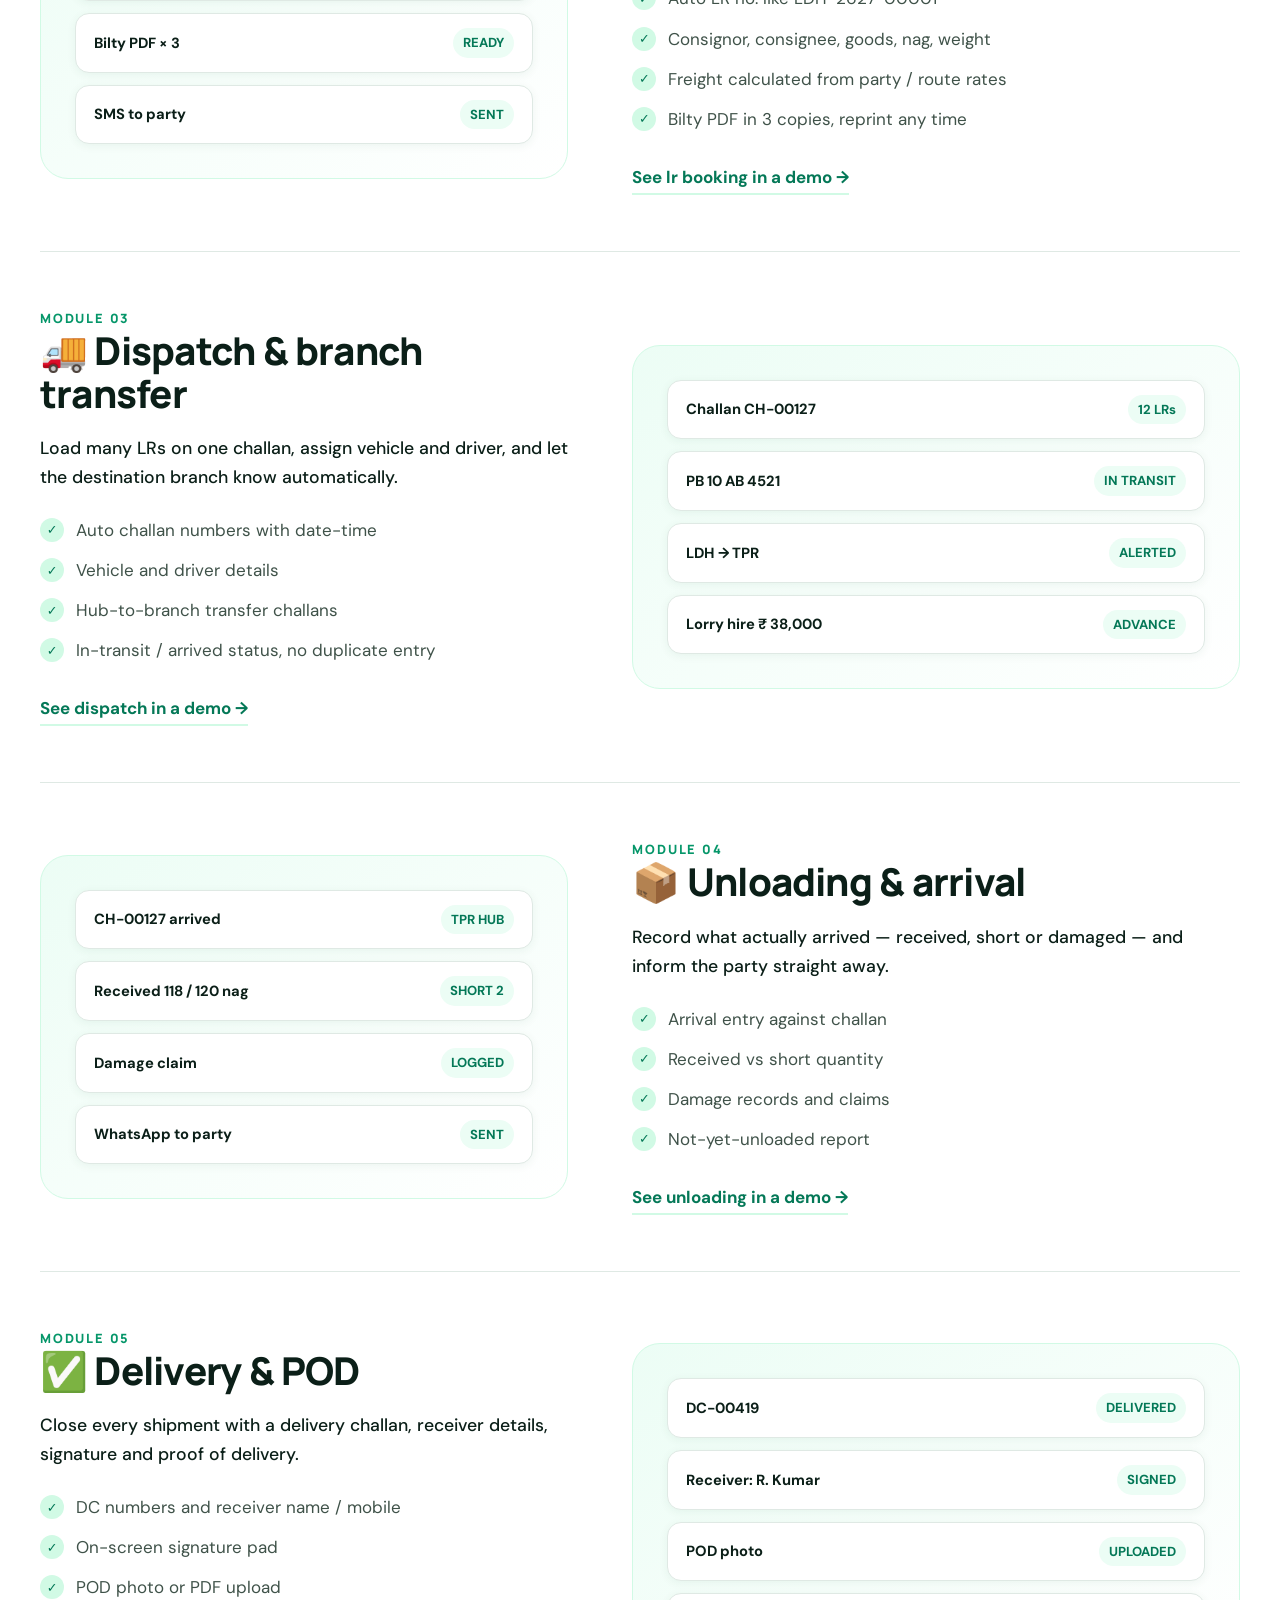
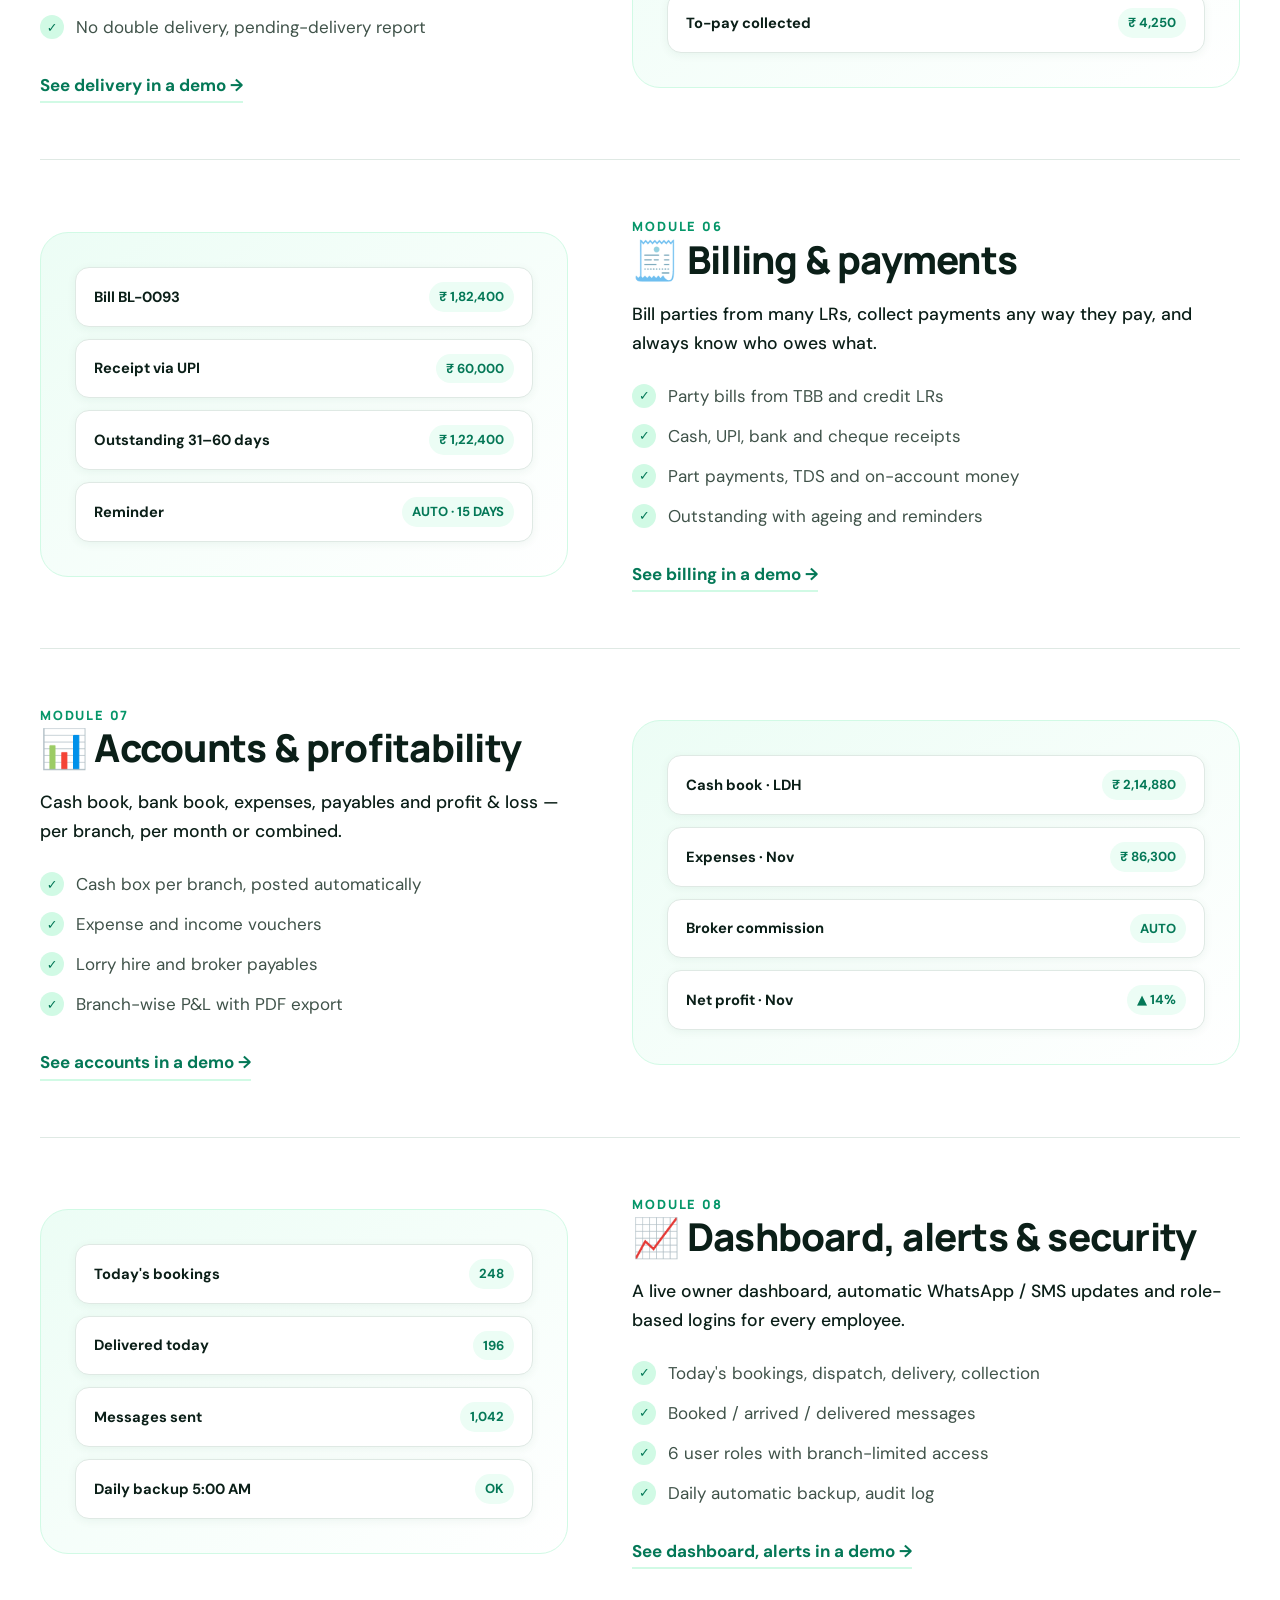
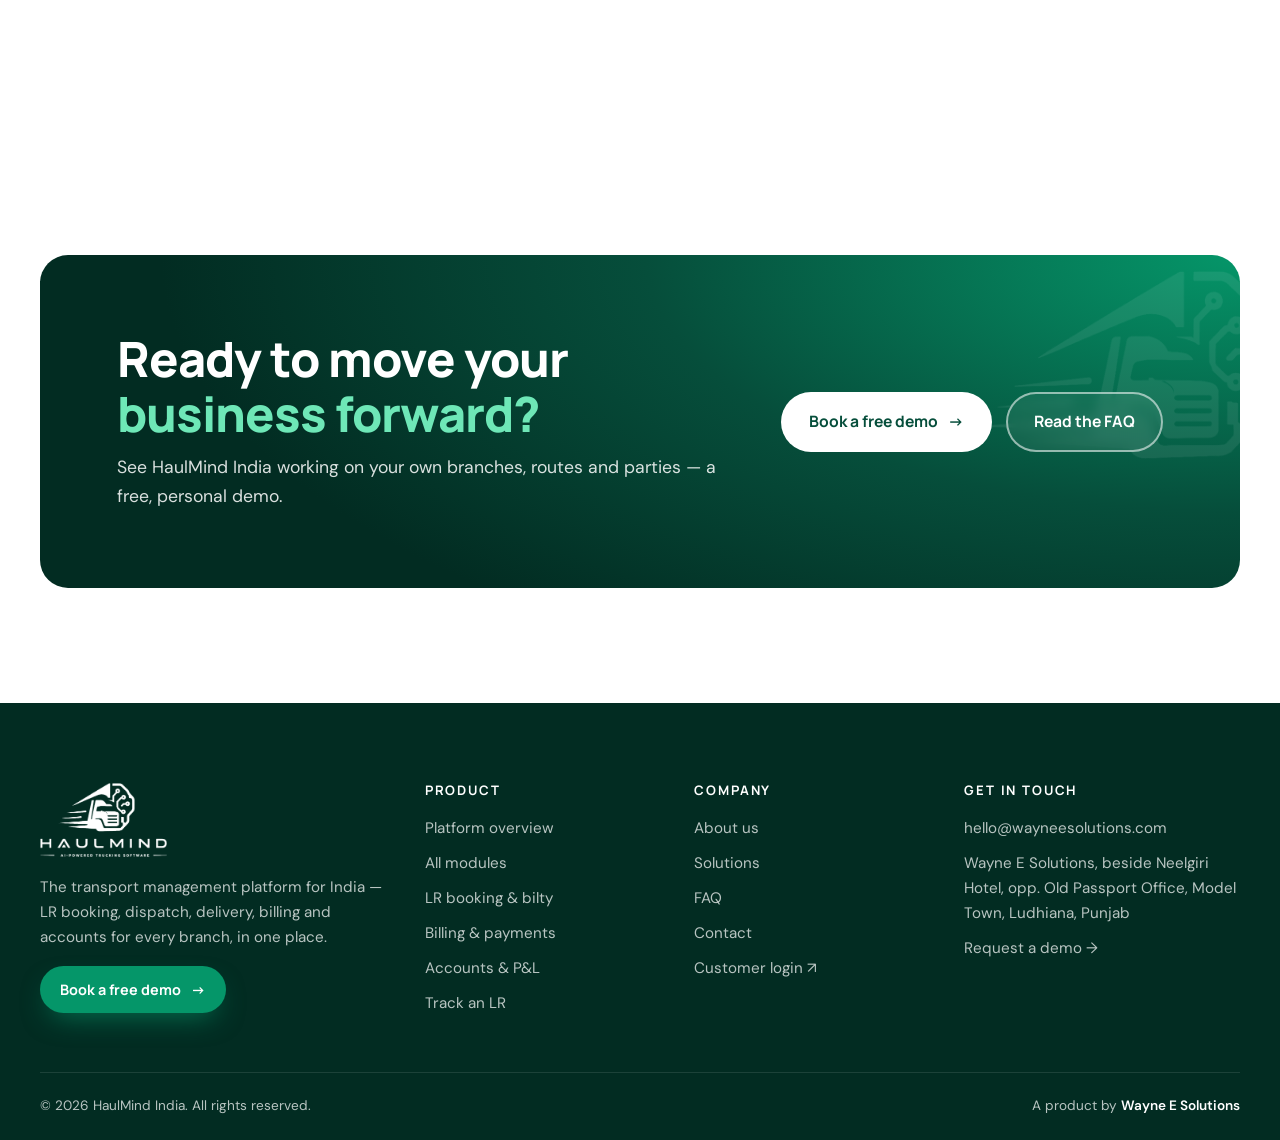
<file: modules.html>
<!doctype html>
<html lang="en" class="no-js">
<head>
<meta charset="utf-8">
<meta name="viewport" content="width=device-width, initial-scale=1">
<title>Modules — HaulMind India</title>
<meta name="description" content="LR booking, dispatch, unloading, delivery with POD, billing, payments, accounts and dashboards — all HaulMind India modules.">
<meta name="theme-color" content="#064e3b">
<meta property="og:title" content="Modules — HaulMind India">
<meta property="og:description" content="LR booking, dispatch, unloading, delivery with POD, billing, payments, accounts and dashboards — all HaulMind India modules.">
<meta property="og:image" content="assets/logo.png">
<link rel="icon" type="image/png" href="assets/favicon.png">
<link rel="apple-touch-icon" href="assets/apple-touch-icon.png">
<link rel="preconnect" href="https://fonts.googleapis.com">
<link rel="preconnect" href="https://fonts.gstatic.com" crossorigin>
<link href="https://fonts.googleapis.com/css2?family=DM+Sans:wght@400;500;600;700&family=Manrope:wght@500;600;700;800&display=swap" rel="stylesheet">
<link rel="stylesheet" href="styles.css">
</head>
<body>
<a class="skip-link" href="#main">Skip to content</a>
<div class="topbar">
  <div class="container">
    <span>Transport management software for India's parcel &amp; transport businesses</span>
    <div class="topbar-links">
      <a href="track.html">Track your LR</a>
      <a class="hide-sm" href="mailto:hello@wayneesolutions.com">hello@wayneesolutions.com</a>
      <a href="https://haulmindin.wayneesolutions.com/login" target="_blank" rel="noopener">Login ↗</a>
    </div>
  </div>
</div>
<header class="site-header">
  <nav class="nav container" aria-label="Main">
    <a class="brand" href="index.html" aria-label="HaulMind India home"><img src="assets/logo.png" alt="HaulMind — AI-powered trucking software" width="640" height="374"></a>
    <div class="nav-links" id="nav-links">
      <a href="index.html">Home</a><a href="platform.html">Platform</a><a href="modules.html">Modules</a><a href="solutions.html">Solutions</a><a href="about.html">About</a><a href="faq.html">FAQ</a><a href="contact.html">Contact</a>
      <a class="mobile-only" href="track.html">Track LR</a>
      <a class="mobile-only" href="https://haulmindin.wayneesolutions.com/login" target="_blank" rel="noopener">Login ↗</a>
      <a class="mobile-only btn btn-primary" href="contact.html">Book a free demo</a>
    </div>
    <div class="nav-actions">
      <a class="nav-login" href="https://haulmindin.wayneesolutions.com/login" target="_blank" rel="noopener">Login</a>
      <a class="btn btn-primary btn-sm" href="contact.html">Book a demo <span class="arrow">→</span></a>
      <button class="menu-toggle" aria-label="Open menu" aria-controls="nav-links" aria-expanded="false"><span></span></button>
    </div>
  </nav>
</header>
<main id="main">
<section class="page-hero">
  <div class="container">
    <div class="breadcrumb"><a href="index.html">Home</a> &nbsp;/&nbsp; Modules</div>
    <h1>Every tool your <em>transport business needs.</em></h1>
    <p>Eight connected modules that cover the full journey of a consignment — and the money that comes with it.</p>
    
  </div>
</section>
<section class="section" style="padding-bottom:20px">
  <div class="container"><nav class="module-nav reveal" aria-label="Modules"><a href="#branches">Branch management</a><a href="#booking">LR booking &amp; bilty</a><a href="#dispatch">Dispatch &amp; branch transfer</a><a href="#unloading">Unloading &amp; arrival</a><a href="#delivery">Delivery &amp; POD</a><a href="#billing">Billing &amp; payments</a><a href="#accounts">Accounts &amp; profitability</a><a href="#insights">Dashboard, alerts &amp; security</a></nav></div>
</section>
<section class="section" style="padding-top:20px">
  <div class="container"><div class="module" id="branches">
  <div class="reveal">
    <div class="module-tag">MODULE 01</div>
    <h2 style="font-size:clamp(1.7rem,3vw,2.4rem)">🏢 Branch management</h2>
    <p class="lead" style="font-size:1.1rem">Hubs and branches linked in one system. Owners see every branch; staff see only their own.</p>
    <ul class="check-list"><li>Hub + branch structure (e.g. Ludhiana &amp; Tiruppur hubs)</li><li>Branch switcher for owners</li><li>Branch-scoped staff access</li><li>Per-branch numbering and reports</li></ul>
    <a class="text-link" href="contact.html?topic=branches">See branch management in a demo →</a>
  </div>
  <div class="module-visual reveal"><div class="row"><b>Ludhiana Hub</b><span>HUB</span></div><div class="row"><b>Tiruppur Hub</b><span>HUB</span></div><div class="row"><b>Jalandhar Branch</b><span>ACTIVE</span></div><div class="row"><b>Kochi Branch</b><span>ACTIVE</span></div></div>
</div><div class="module" id="booking">
  <div class="reveal">
    <div class="module-tag">MODULE 02</div>
    <h2 style="font-size:clamp(1.7rem,3vw,2.4rem)">📄 LR booking &amp; bilty</h2>
    <p class="lead" style="font-size:1.1rem">Book a consignment in seconds with automatic LR numbers per branch per financial year and print-ready bilty.</p>
    <ul class="check-list"><li>Auto LR no. like LDH-2627-00001</li><li>Consignor, consignee, goods, nag, weight</li><li>Freight calculated from party / route rates</li><li>Bilty PDF in 3 copies, reprint any time</li></ul>
    <a class="text-link" href="contact.html?topic=booking">See lr booking in a demo →</a>
  </div>
  <div class="module-visual reveal"><div class="row"><b>LDH-2627-00481</b><span>BOOKED</span></div><div class="row"><b>Freight ₹ 4,250</b><span>TO PAY</span></div><div class="row"><b>Bilty PDF × 3</b><span>READY</span></div><div class="row"><b>SMS to party</b><span>SENT</span></div></div>
</div><div class="module" id="dispatch">
  <div class="reveal">
    <div class="module-tag">MODULE 03</div>
    <h2 style="font-size:clamp(1.7rem,3vw,2.4rem)">🚚 Dispatch &amp; branch transfer</h2>
    <p class="lead" style="font-size:1.1rem">Load many LRs on one challan, assign vehicle and driver, and let the destination branch know automatically.</p>
    <ul class="check-list"><li>Auto challan numbers with date-time</li><li>Vehicle and driver details</li><li>Hub-to-branch transfer challans</li><li>In-transit / arrived status, no duplicate entry</li></ul>
    <a class="text-link" href="contact.html?topic=dispatch">See dispatch in a demo →</a>
  </div>
  <div class="module-visual reveal"><div class="row"><b>Challan CH-00127</b><span>12 LRs</span></div><div class="row"><b>PB 10 AB 4521</b><span>IN TRANSIT</span></div><div class="row"><b>LDH → TPR</b><span>ALERTED</span></div><div class="row"><b>Lorry hire ₹ 38,000</b><span>ADVANCE</span></div></div>
</div><div class="module" id="unloading">
  <div class="reveal">
    <div class="module-tag">MODULE 04</div>
    <h2 style="font-size:clamp(1.7rem,3vw,2.4rem)">📦 Unloading &amp; arrival</h2>
    <p class="lead" style="font-size:1.1rem">Record what actually arrived — received, short or damaged — and inform the party straight away.</p>
    <ul class="check-list"><li>Arrival entry against challan</li><li>Received vs short quantity</li><li>Damage records and claims</li><li>Not-yet-unloaded report</li></ul>
    <a class="text-link" href="contact.html?topic=unloading">See unloading in a demo →</a>
  </div>
  <div class="module-visual reveal"><div class="row"><b>CH-00127 arrived</b><span>TPR HUB</span></div><div class="row"><b>Received 118 / 120 nag</b><span>SHORT 2</span></div><div class="row"><b>Damage claim</b><span>LOGGED</span></div><div class="row"><b>WhatsApp to party</b><span>SENT</span></div></div>
</div><div class="module" id="delivery">
  <div class="reveal">
    <div class="module-tag">MODULE 05</div>
    <h2 style="font-size:clamp(1.7rem,3vw,2.4rem)">✅ Delivery &amp; POD</h2>
    <p class="lead" style="font-size:1.1rem">Close every shipment with a delivery challan, receiver details, signature and proof of delivery.</p>
    <ul class="check-list"><li>DC numbers and receiver name / mobile</li><li>On-screen signature pad</li><li>POD photo or PDF upload</li><li>No double delivery, pending-delivery report</li></ul>
    <a class="text-link" href="contact.html?topic=delivery">See delivery in a demo →</a>
  </div>
  <div class="module-visual reveal"><div class="row"><b>DC-00419</b><span>DELIVERED</span></div><div class="row"><b>Receiver: R. Kumar</b><span>SIGNED</span></div><div class="row"><b>POD photo</b><span>UPLOADED</span></div><div class="row"><b>To-pay collected</b><span>₹ 4,250</span></div></div>
</div><div class="module" id="billing">
  <div class="reveal">
    <div class="module-tag">MODULE 06</div>
    <h2 style="font-size:clamp(1.7rem,3vw,2.4rem)">🧾 Billing &amp; payments</h2>
    <p class="lead" style="font-size:1.1rem">Bill parties from many LRs, collect payments any way they pay, and always know who owes what.</p>
    <ul class="check-list"><li>Party bills from TBB and credit LRs</li><li>Cash, UPI, bank and cheque receipts</li><li>Part payments, TDS and on-account money</li><li>Outstanding with ageing and reminders</li></ul>
    <a class="text-link" href="contact.html?topic=billing">See billing in a demo →</a>
  </div>
  <div class="module-visual reveal"><div class="row"><b>Bill BL-0093</b><span>₹ 1,82,400</span></div><div class="row"><b>Receipt via UPI</b><span>₹ 60,000</span></div><div class="row"><b>Outstanding 31–60 days</b><span>₹ 1,22,400</span></div><div class="row"><b>Reminder</b><span>AUTO · 15 DAYS</span></div></div>
</div><div class="module" id="accounts">
  <div class="reveal">
    <div class="module-tag">MODULE 07</div>
    <h2 style="font-size:clamp(1.7rem,3vw,2.4rem)">📊 Accounts &amp; profitability</h2>
    <p class="lead" style="font-size:1.1rem">Cash book, bank book, expenses, payables and profit &amp; loss — per branch, per month or combined.</p>
    <ul class="check-list"><li>Cash box per branch, posted automatically</li><li>Expense and income vouchers</li><li>Lorry hire and broker payables</li><li>Branch-wise P&amp;L with PDF export</li></ul>
    <a class="text-link" href="contact.html?topic=accounts">See accounts in a demo →</a>
  </div>
  <div class="module-visual reveal"><div class="row"><b>Cash book · LDH</b><span>₹ 2,14,880</span></div><div class="row"><b>Expenses · Nov</b><span>₹ 86,300</span></div><div class="row"><b>Broker commission</b><span>AUTO</span></div><div class="row"><b>Net profit · Nov</b><span>▲ 14%</span></div></div>
</div><div class="module" id="insights">
  <div class="reveal">
    <div class="module-tag">MODULE 08</div>
    <h2 style="font-size:clamp(1.7rem,3vw,2.4rem)">📈 Dashboard, alerts &amp; security</h2>
    <p class="lead" style="font-size:1.1rem">A live owner dashboard, automatic WhatsApp / SMS updates and role-based logins for every employee.</p>
    <ul class="check-list"><li>Today's bookings, dispatch, delivery, collection</li><li>Booked / arrived / delivered messages</li><li>6 user roles with branch-limited access</li><li>Daily automatic backup, audit log</li></ul>
    <a class="text-link" href="contact.html?topic=insights">See dashboard, alerts in a demo →</a>
  </div>
  <div class="module-visual reveal"><div class="row"><b>Today's bookings</b><span>248</span></div><div class="row"><b>Delivered today</b><span>196</span></div><div class="row"><b>Messages sent</b><span>1,042</span></div><div class="row"><b>Daily backup 5:00 AM</b><span>OK</span></div></div>
</div></div>
</section>
<section class="section">
  <div class="container">
    <div class="cta reveal">
      <div>
        <h2>Ready to move your <em>business forward?</em></h2>
        <p>See HaulMind India working on your own branches, routes and parties — a free, personal demo.</p>
      </div>
      <div class="hero-actions">
        <a class="btn btn-white" href="contact.html">Book a free demo <span class="arrow">→</span></a>
        <a class="btn btn-ghost-light" href="faq.html">Read the FAQ</a>
      </div>
    </div>
  </div>
</section>

</main>
<footer class="site-footer">
  <div class="container footer-grid">
    <div class="footer-brand">
      <a href="index.html"><img src="assets/logo-white.png" alt="HaulMind" width="640" height="374"></a>
      <p>The transport management platform for India — LR booking, dispatch, delivery, billing and accounts for every branch, in one place.</p>
      <a class="btn btn-primary btn-sm" href="contact.html">Book a free demo <span class="arrow">→</span></a>
    </div>
    <div>
      <h4>Product</h4>
      <ul class="footer-links">
        <li><a href="platform.html">Platform overview</a></li>
        <li><a href="modules.html">All modules</a></li>
        <li><a href="modules.html#booking">LR booking &amp; bilty</a></li>
        <li><a href="modules.html#billing">Billing &amp; payments</a></li>
        <li><a href="modules.html#accounts">Accounts &amp; P&amp;L</a></li>
        <li><a href="track.html">Track an LR</a></li>
      </ul>
    </div>
    <div>
      <h4>Company</h4>
      <ul class="footer-links">
        <li><a href="about.html">About us</a></li>
        <li><a href="solutions.html">Solutions</a></li>
        <li><a href="faq.html">FAQ</a></li>
        <li><a href="contact.html">Contact</a></li>
        <li><a href="https://haulmindin.wayneesolutions.com/login" target="_blank" rel="noopener">Customer login ↗</a></li>
      </ul>
    </div>
    <div>
      <h4>Get in touch</h4>
      <ul class="footer-links">
        <li><a href="mailto:hello@wayneesolutions.com">hello@wayneesolutions.com</a></li>
        <li>Wayne E Solutions, beside Neelgiri Hotel, opp. Old Passport Office, Model Town, Ludhiana, Punjab</li>
        <li><a href="contact.html">Request a demo →</a></li>
      </ul>
    </div>
  </div>
  <div class="container footer-bottom">
    <span>© <span data-year>2026</span> HaulMind India. All rights reserved.</span>
    <span>A product by <a href="https://wayneesolutions.com" target="_blank" rel="noopener">Wayne E Solutions</a></span>
  </div>
</footer>
<button class="back-top" aria-label="Back to top">↑</button>
<script src="script.js"></script>
</body>
</html>
</file>
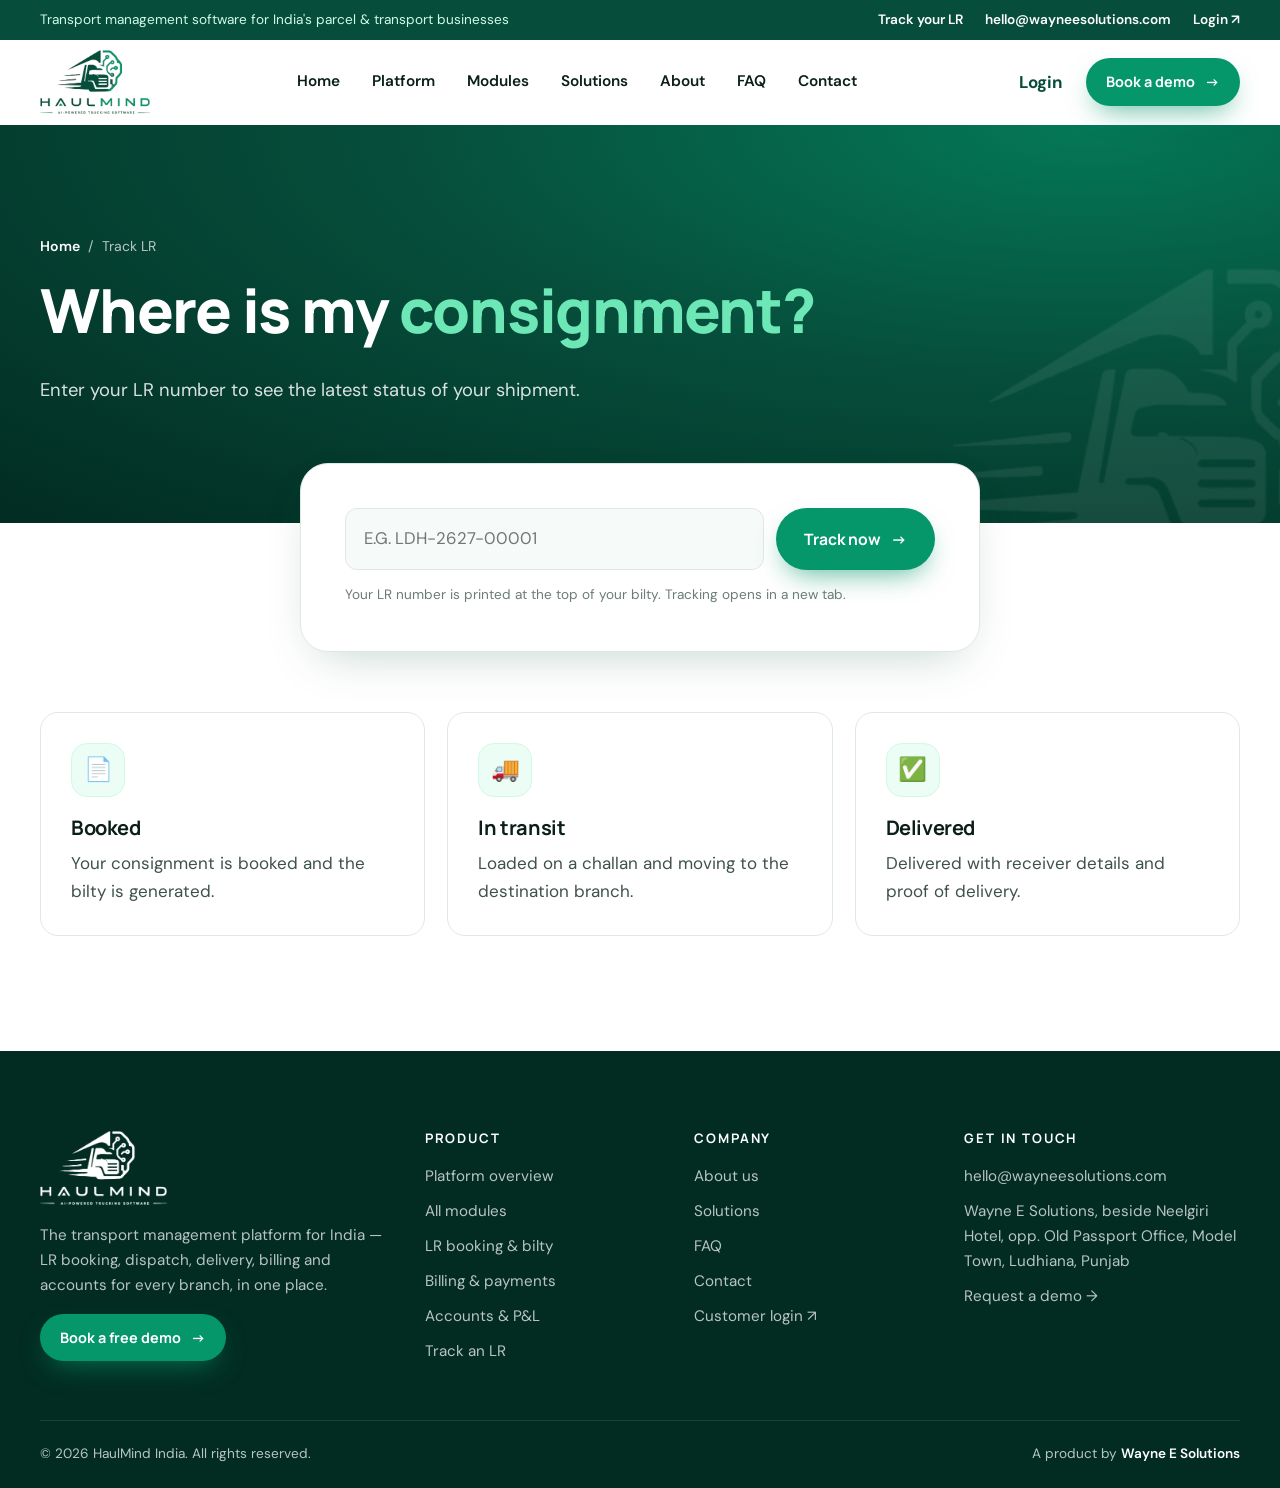
<file: track.html>
<!doctype html>
<html lang="en" class="no-js">
<head>
<meta charset="utf-8">
<meta name="viewport" content="width=device-width, initial-scale=1">
<title>Track your LR — HaulMind India</title>
<meta name="description" content="Track your consignment status with your LR number.">
<meta name="theme-color" content="#064e3b">
<meta property="og:title" content="Track your LR — HaulMind India">
<meta property="og:description" content="Track your consignment status with your LR number.">
<meta property="og:image" content="assets/logo.png">
<link rel="icon" type="image/png" href="assets/favicon.png">
<link rel="apple-touch-icon" href="assets/apple-touch-icon.png">
<link rel="preconnect" href="https://fonts.googleapis.com">
<link rel="preconnect" href="https://fonts.gstatic.com" crossorigin>
<link href="https://fonts.googleapis.com/css2?family=DM+Sans:wght@400;500;600;700&family=Manrope:wght@500;600;700;800&display=swap" rel="stylesheet">
<link rel="stylesheet" href="styles.css">
</head>
<body>
<a class="skip-link" href="#main">Skip to content</a>
<div class="topbar">
  <div class="container">
    <span>Transport management software for India's parcel &amp; transport businesses</span>
    <div class="topbar-links">
      <a href="track.html">Track your LR</a>
      <a class="hide-sm" href="mailto:hello@wayneesolutions.com">hello@wayneesolutions.com</a>
      <a href="https://haulmindin.wayneesolutions.com/login" target="_blank" rel="noopener">Login ↗</a>
    </div>
  </div>
</div>
<header class="site-header">
  <nav class="nav container" aria-label="Main">
    <a class="brand" href="index.html" aria-label="HaulMind India home"><img src="assets/logo.png" alt="HaulMind — AI-powered trucking software" width="640" height="374"></a>
    <div class="nav-links" id="nav-links">
      <a href="index.html">Home</a><a href="platform.html">Platform</a><a href="modules.html">Modules</a><a href="solutions.html">Solutions</a><a href="about.html">About</a><a href="faq.html">FAQ</a><a href="contact.html">Contact</a>
      <a class="mobile-only" href="track.html">Track LR</a>
      <a class="mobile-only" href="https://haulmindin.wayneesolutions.com/login" target="_blank" rel="noopener">Login ↗</a>
      <a class="mobile-only btn btn-primary" href="contact.html">Book a free demo</a>
    </div>
    <div class="nav-actions">
      <a class="nav-login" href="https://haulmindin.wayneesolutions.com/login" target="_blank" rel="noopener">Login</a>
      <a class="btn btn-primary btn-sm" href="contact.html">Book a demo <span class="arrow">→</span></a>
      <button class="menu-toggle" aria-label="Open menu" aria-controls="nav-links" aria-expanded="false"><span></span></button>
    </div>
  </nav>
</header>
<main id="main">
<section class="page-hero">
  <div class="container">
    <div class="breadcrumb"><a href="index.html">Home</a> &nbsp;/&nbsp; Track LR</div>
    <h1>Where is my <em>consignment?</em></h1>
    <p>Enter your LR number to see the latest status of your shipment.</p>
    
  </div>
</section>
<section class="section" style="padding-top:0">
  <div class="container">
    <div class="form-card track-box reveal">
      <form id="track-form" class="track-form" novalidate>
        <label for="lr" class="skip-link">LR number</label>
        <input id="lr" name="lr" placeholder="e.g. LDH-2627-00001" autocomplete="off" required>
        <button class="btn btn-primary" type="submit">Track now <span class="arrow">→</span></button>
      </form>
      <p class="form-note">Your LR number is printed at the top of your bilty. Tracking opens in a new tab.</p>
    </div>
    <div class="card-grid" style="margin-top:60px">
      <div class="card reveal"><div class="icon">📄</div><h3>Booked</h3><p>Your consignment is booked and the bilty is generated.</p></div>
      <div class="card reveal"><div class="icon">🚚</div><h3>In transit</h3><p>Loaded on a challan and moving to the destination branch.</p></div>
      <div class="card reveal"><div class="icon">✅</div><h3>Delivered</h3><p>Delivered with receiver details and proof of delivery.</p></div>
    </div>
  </div>
</section>

</main>
<footer class="site-footer">
  <div class="container footer-grid">
    <div class="footer-brand">
      <a href="index.html"><img src="assets/logo-white.png" alt="HaulMind" width="640" height="374"></a>
      <p>The transport management platform for India — LR booking, dispatch, delivery, billing and accounts for every branch, in one place.</p>
      <a class="btn btn-primary btn-sm" href="contact.html">Book a free demo <span class="arrow">→</span></a>
    </div>
    <div>
      <h4>Product</h4>
      <ul class="footer-links">
        <li><a href="platform.html">Platform overview</a></li>
        <li><a href="modules.html">All modules</a></li>
        <li><a href="modules.html#booking">LR booking &amp; bilty</a></li>
        <li><a href="modules.html#billing">Billing &amp; payments</a></li>
        <li><a href="modules.html#accounts">Accounts &amp; P&amp;L</a></li>
        <li><a href="track.html">Track an LR</a></li>
      </ul>
    </div>
    <div>
      <h4>Company</h4>
      <ul class="footer-links">
        <li><a href="about.html">About us</a></li>
        <li><a href="solutions.html">Solutions</a></li>
        <li><a href="faq.html">FAQ</a></li>
        <li><a href="contact.html">Contact</a></li>
        <li><a href="https://haulmindin.wayneesolutions.com/login" target="_blank" rel="noopener">Customer login ↗</a></li>
      </ul>
    </div>
    <div>
      <h4>Get in touch</h4>
      <ul class="footer-links">
        <li><a href="mailto:hello@wayneesolutions.com">hello@wayneesolutions.com</a></li>
        <li>Wayne E Solutions, beside Neelgiri Hotel, opp. Old Passport Office, Model Town, Ludhiana, Punjab</li>
        <li><a href="contact.html">Request a demo →</a></li>
      </ul>
    </div>
  </div>
  <div class="container footer-bottom">
    <span>© <span data-year>2026</span> HaulMind India. All rights reserved.</span>
    <span>A product by <a href="https://wayneesolutions.com" target="_blank" rel="noopener">Wayne E Solutions</a></span>
  </div>
</footer>
<button class="back-top" aria-label="Back to top">↑</button>
<script src="script.js"></script>
</body>
</html>
</file>
<file: styles.css>
/* =========================================================
   HaulMind India — marketing website
   Theme taken from the HaulMind logo:
   deep forest green #064E3B + emerald #059669
   ========================================================= */

:root {
  --green-950: #022c22;
  --green-900: #064e3b;   /* logo dark */
  --green-800: #065f46;
  --green-700: #047857;
  --green-600: #059669;   /* logo accent */
  --green-500: #10b981;
  --green-300: #6ee7b7;
  --green-100: #d1fae5;
  --green-50:  #ecfdf5;
  --ink: #0b1f18;
  --text: #3f5249;
  --muted: #6b7d75;
  --line: #dfe9e4;
  --bg: #f6faf8;
  --white: #ffffff;
  --radius: 18px;
  --radius-lg: 28px;
  --shadow-sm: 0 2px 10px rgba(6, 78, 59, .06);
  --shadow: 0 18px 50px -20px rgba(6, 78, 59, .28);
  --font-head: "Manrope", system-ui, sans-serif;
  --font-body: "DM Sans", system-ui, sans-serif;
  --header-h: 84px;
}

*, *::before, *::after { box-sizing: border-box; }
html { scroll-behavior: smooth; scroll-padding-top: calc(var(--header-h) + 16px); }
body {
  margin: 0;
  font-family: var(--font-body);
  color: var(--text);
  background: var(--white);
  font-size: 17px;
  line-height: 1.65;
  -webkit-font-smoothing: antialiased;
  overflow-x: clip;
}
html { overflow-x: clip; }
img, video { max-width: 100%; display: block; }
a { color: inherit; text-decoration: none; }
h1, h2, h3, h4 { font-family: var(--font-head); color: var(--ink); line-height: 1.12; margin: 0 0 .5em; letter-spacing: -.02em; }
h1 { font-size: clamp(2.5rem, 5.6vw, 4.6rem); font-weight: 800; }
h2 { font-size: clamp(2rem, 3.8vw, 3.1rem); font-weight: 800; }
h3 { font-size: 1.25rem; font-weight: 700; }
p { margin: 0 0 1em; }
.container { width: min(1200px, 100% - 48px); margin-inline: auto; }
.accent { color: var(--green-600); }
.section { padding: clamp(72px, 9vw, 120px) 0; }
.section-alt { background: var(--bg); }
.center { text-align: center; }
.skip-link { position: absolute; left: -999px; top: 8px; background: var(--green-900); color: #fff; padding: 8px 14px; border-radius: 8px; z-index: 200; }
.skip-link:focus { left: 8px; }

/* ---------- eyebrow / section head ---------- */
.eyebrow {
  display: inline-flex; align-items: center; gap: 10px;
  font-size: .78rem; font-weight: 700; letter-spacing: .14em; text-transform: uppercase;
  color: var(--green-700); background: var(--green-50); border: 1px solid var(--green-100);
  padding: 7px 14px; border-radius: 999px; margin-bottom: 22px;
}
.eyebrow::before { content: ""; width: 7px; height: 7px; border-radius: 50%; background: var(--green-600); box-shadow: 0 0 0 4px rgba(5, 150, 105, .18); }
.eyebrow.light { color: var(--green-100); background: rgba(255,255,255,.08); border-color: rgba(255,255,255,.18); }
.eyebrow.light::before { background: var(--green-300); }
.section-head { display: grid; grid-template-columns: 1.1fr 1fr; gap: 40px; align-items: end; margin-bottom: 56px; }
.section-head p { font-size: 1.08rem; margin: 0; }
.section-head.center-head { grid-template-columns: 1fr; text-align: center; max-width: 760px; margin-inline: auto; }

/* ---------- buttons ---------- */
.btn {
  display: inline-flex; align-items: center; justify-content: center; gap: 10px;
  font-family: var(--font-head); font-weight: 700; font-size: .98rem;
  padding: 15px 26px; border-radius: 999px; border: 2px solid transparent;
  cursor: pointer; transition: transform .2s ease, background .2s ease, box-shadow .2s ease, color .2s ease, border-color .2s ease;
  white-space: nowrap;
}
.btn:hover { transform: translateY(-2px); }
.btn:focus-visible, a:focus-visible, button:focus-visible, input:focus-visible, select:focus-visible, textarea:focus-visible { outline: 3px solid var(--green-300); outline-offset: 2px; }
.btn-primary { background: var(--green-600); color: #fff; box-shadow: 0 12px 28px -10px rgba(5,150,105,.7); }
.btn-primary:hover { background: var(--green-700); }
.btn-dark { background: var(--green-900); color: #fff; }
.btn-dark:hover { background: var(--green-800); }
.btn-outline { border-color: var(--green-900); color: var(--green-900); background: transparent; }
.btn-outline:hover { background: var(--green-900); color: #fff; }
.btn-ghost-light { border-color: rgba(255,255,255,.55); color: #fff; background: rgba(255,255,255,.06); backdrop-filter: blur(6px); }
.btn-ghost-light:hover { background: #fff; color: var(--green-900); border-color: #fff; }
.btn-white { background: #fff; color: var(--green-900); }
.btn-white:hover { background: var(--green-50); }
.btn-sm { padding: 10px 18px; font-size: .9rem; }
.btn .arrow { transition: transform .2s ease; }
.btn:hover .arrow { transform: translateX(3px); }
.text-link { font-weight: 700; color: var(--green-700); display: inline-flex; gap: 8px; align-items: center; border-bottom: 2px solid var(--green-100); padding-bottom: 2px; transition: border-color .2s; }
.text-link:hover { border-color: var(--green-600); }

/* ---------- top bar + header ---------- */
.topbar { background: var(--green-900); color: var(--green-100); font-size: .85rem; }
.topbar .container { display: flex; justify-content: space-between; align-items: center; gap: 16px; min-height: 40px; }
.topbar a { color: #fff; font-weight: 600; }
.topbar a:hover { color: var(--green-300); }
.topbar-links { display: flex; gap: 22px; }

.site-header { position: sticky; top: 0; z-index: 100; background: rgba(255,255,255,.94); backdrop-filter: blur(12px); border-bottom: 1px solid transparent; transition: box-shadow .25s, border-color .25s; }
.site-header.scrolled { box-shadow: var(--shadow-sm); border-color: var(--line); }
.nav { display: flex; align-items: center; justify-content: space-between; height: var(--header-h); gap: 20px; }
.brand img { height: 64px; width: auto; }
.nav-links { display: flex; align-items: center; gap: 4px; }
.nav-links a { font-weight: 600; font-size: .96rem; color: var(--ink); padding: 9px 14px; border-radius: 999px; transition: background .2s, color .2s; }
.nav-links a:hover { background: var(--green-50); color: var(--green-700); }
.nav-links a.active { color: var(--green-700); background: var(--green-50); }
.nav-actions { display: flex; align-items: center; gap: 10px; }
.nav-login { font-weight: 700; color: var(--green-900); padding: 10px 14px; }
.nav-login:hover { color: var(--green-600); }
.menu-toggle { display: none; width: 46px; height: 46px; border-radius: 12px; border: 1px solid var(--line); background: #fff; cursor: pointer; position: relative; }
.menu-toggle span, .menu-toggle span::before, .menu-toggle span::after { position: absolute; left: 12px; width: 20px; height: 2px; background: var(--green-900); border-radius: 2px; content: ""; transition: transform .25s, opacity .25s; }
.menu-toggle span { top: 22px; }
.menu-toggle span::before { left: 0; top: -7px; }
.menu-toggle span::after { left: 0; top: 7px; }
.nav-open .menu-toggle span { background: transparent; }
.nav-open .menu-toggle span::before { transform: translateY(7px) rotate(45deg); }
.nav-open .menu-toggle span::after { transform: translateY(-7px) rotate(-45deg); }

/* ---------- hero (home) ---------- */
.hero { position: relative; min-height: calc(100vh - var(--header-h) - 40px); min-height: calc(100svh - var(--header-h) - 40px); display: flex; align-items: center; overflow: hidden; background: var(--green-950); color: #fff; }
.hero-video { position: absolute; inset: 0; width: 100%; height: 100%; object-fit: cover; z-index: 0; }
/* light overlay — only the left side is darkened for the text, the video stays clear */
.hero-shade { position: absolute; inset: 0; z-index: 1; background:
  linear-gradient(90deg, rgba(2, 44, 34, .86) 0%, rgba(2, 44, 34, .62) 38%, rgba(2, 44, 34, .12) 72%, rgba(2, 44, 34, 0) 100%),
  linear-gradient(0deg, rgba(2, 44, 34, .55) 0%, rgba(2, 44, 34, 0) 30%); }
.hero-content { position: relative; z-index: 2; padding: 90px 0 120px; max-width: 700px; margin-left: max(24px, calc((100% - 1200px) / 2)); margin-right: 24px; }
.hero h1 { color: #fff; text-shadow: 0 4px 30px rgba(0,0,0,.25); }
.hero h1 em { font-style: normal; color: var(--green-300); }
.hero-copy { font-size: 1.2rem; color: rgba(255,255,255,.88); max-width: 560px; margin-bottom: 34px; }
.hero-actions { display: flex; flex-wrap: wrap; gap: 14px; }
.hero-points { display: flex; flex-wrap: wrap; gap: 10px 22px; margin-top: 38px; padding: 0; list-style: none; font-size: .95rem; color: rgba(255,255,255,.9); }
.hero-points li { display: flex; align-items: center; gap: 8px; }
.hero-points li::before { content: "✓"; display: grid; place-items: center; width: 20px; height: 20px; border-radius: 50%; background: var(--green-600); font-size: .7rem; font-weight: 800; }
.video-toggle { position: absolute; right: max(24px, calc((100% - 1200px) / 2)); bottom: 32px; z-index: 3; display: inline-flex; align-items: center; gap: 10px; border: 1px solid rgba(255,255,255,.4); background: rgba(2,44,34,.45); color: #fff; font: 600 .85rem var(--font-body); padding: 10px 16px; border-radius: 999px; cursor: pointer; backdrop-filter: blur(6px); }
.video-toggle:hover { background: rgba(2,44,34,.75); }
.scroll-cue { position: absolute; left: 50%; bottom: 28px; transform: translateX(-50%); z-index: 3; color: rgba(255,255,255,.75); font-size: .75rem; letter-spacing: .2em; text-transform: uppercase; }

/* ---------- page hero (inner pages) ---------- */
.page-hero { position: relative; background: radial-gradient(120% 140% at 85% 0%, var(--green-700) 0%, var(--green-900) 45%, var(--green-950) 100%); color: #fff; padding: clamp(70px, 9vw, 110px) 0 clamp(70px, 8vw, 100px); overflow: hidden; }
.page-hero::after { content: ""; position: absolute; right: -80px; bottom: -120px; width: 460px; height: 460px; background: url("assets/logo-mark.png") center/contain no-repeat; opacity: .07; filter: brightness(0) invert(1); pointer-events: none; }
.page-hero h1 { color: #fff; font-size: clamp(2.3rem, 4.8vw, 3.8rem); max-width: 820px; }
.page-hero h1 em { font-style: normal; color: var(--green-300); }
.page-hero p { font-size: 1.15rem; color: rgba(255,255,255,.85); max-width: 640px; }
.breadcrumb { font-size: .88rem; color: rgba(255,255,255,.7); margin-bottom: 18px; }
.breadcrumb a { color: #fff; font-weight: 600; }
.breadcrumb a:hover { color: var(--green-300); }
.page-hero .hero-actions { margin-top: 28px; }

/* ---------- trust strip ---------- */
.trust-strip { background: var(--green-900); color: #fff; padding: 22px 0; }
.trust-inner { display: flex; flex-wrap: wrap; align-items: center; justify-content: space-between; gap: 18px; }
.trust-inner > span { font-size: .78rem; letter-spacing: .16em; color: var(--green-300); font-weight: 700; }
.trust-items { display: flex; flex-wrap: wrap; gap: 14px 26px; align-items: center; font-family: var(--font-head); font-weight: 800; letter-spacing: .08em; }
.trust-items i { color: var(--green-500); font-style: normal; }

/* ---------- stats ---------- */
.stats-row { display: grid; grid-template-columns: repeat(4, 1fr); gap: 20px; }
.stat-box { background: #fff; border: 1px solid var(--line); border-radius: var(--radius); padding: 26px; }
.stat-box strong { display: block; font-family: var(--font-head); font-size: 2.3rem; color: var(--green-900); line-height: 1.1; }
.stat-box span { color: var(--muted); font-size: .95rem; }

/* ---------- intro / split ---------- */
.split { display: grid; grid-template-columns: 1fr 1fr; gap: clamp(36px, 6vw, 80px); align-items: center; }
.split.reverse > :first-child { order: 2; }
.lead { font-size: 1.25rem; color: var(--ink); font-weight: 500; }
.check-list { list-style: none; padding: 0; margin: 24px 0 30px; display: grid; gap: 12px; }
.check-list li { display: flex; gap: 12px; align-items: flex-start; }
.check-list li::before { content: "✓"; flex: none; display: grid; place-items: center; width: 24px; height: 24px; border-radius: 50%; background: var(--green-100); color: var(--green-700); font-weight: 800; font-size: .8rem; margin-top: 2px; }
.media-card { border-radius: var(--radius-lg); overflow: hidden; box-shadow: var(--shadow); position: relative; aspect-ratio: 4 / 3.2; background: var(--green-100); }
.media-card img { width: 100%; height: 100%; object-fit: cover; }
.media-badge { position: absolute; left: 20px; bottom: 20px; background: #fff; border-radius: 16px; padding: 14px 18px; display: flex; gap: 12px; align-items: center; box-shadow: var(--shadow-sm); }
.media-badge b { display: grid; place-items: center; width: 38px; height: 38px; border-radius: 12px; background: var(--green-600); color: #fff; }
.media-badge small { display: block; color: var(--muted); font-size: .8rem; }
.media-badge span { font-weight: 700; color: var(--ink); font-size: .95rem; }

/* ---------- dashboard mockup ---------- */
.dashboard-wrap { margin-top: 64px; border-radius: var(--radius-lg); background: #fff; border: 1px solid var(--line); box-shadow: var(--shadow); overflow: hidden; }
.dash-top { display: flex; justify-content: space-between; align-items: center; padding: 14px 22px; border-bottom: 1px solid var(--line); background: var(--bg); font-size: .88rem; }
.dash-top b { color: var(--ink); margin-left: 12px; }
.dots { color: #c8d6cf; letter-spacing: 3px; }
.live-tag { display: inline-flex; gap: 8px; align-items: center; font-weight: 700; font-size: .72rem; letter-spacing: .12em; color: var(--green-700); }
.live-tag i { width: 8px; height: 8px; border-radius: 50%; background: var(--green-500); animation: pulse 1.8s infinite; }
@keyframes pulse { 0% { box-shadow: 0 0 0 0 rgba(16,185,129,.6); } 70% { box-shadow: 0 0 0 9px rgba(16,185,129,0); } 100% { box-shadow: 0 0 0 0 rgba(16,185,129,0); } }
.dash { display: grid; grid-template-columns: 76px 1fr; min-height: 440px; }
.dash-side { background: var(--green-900); display: flex; flex-direction: column; align-items: center; gap: 18px; padding: 20px 0; }
.dash-side img { width: 44px; filter: brightness(0) invert(1); }
.dash-side span { width: 42px; height: 42px; border-radius: 12px; display: grid; place-items: center; color: var(--green-100); font-size: 1.05rem; }
.dash-side span.on { background: var(--green-600); color: #fff; }
.dash-main { padding: 26px; display: grid; gap: 20px; }
.dash-head { display: flex; justify-content: space-between; align-items: center; flex-wrap: wrap; gap: 10px; }
.dash-head small { color: var(--muted); letter-spacing: .1em; font-size: .72rem; font-weight: 700; }
.dash-head h3 { margin: 4px 0 0; }
.chip { border: 1px solid var(--line); border-radius: 999px; padding: 7px 14px; font-size: .85rem; font-weight: 600; color: var(--ink); background: #fff; }
.kpis { display: grid; grid-template-columns: repeat(4, 1fr); gap: 14px; }
.kpi { border: 1px solid var(--line); border-radius: 14px; padding: 16px; }
.kpi small { color: var(--muted); font-size: .7rem; font-weight: 700; letter-spacing: .1em; }
.kpi strong { display: block; font-family: var(--font-head); font-size: 1.7rem; color: var(--ink); margin: 4px 0; }
.kpi em { font-style: normal; font-size: .8rem; color: var(--green-700); font-weight: 600; }
.dash-lower { display: grid; grid-template-columns: 1.5fr 1fr; gap: 14px; }
.panel { border: 1px solid var(--line); border-radius: 14px; padding: 18px; }
.panel-title { display: flex; justify-content: space-between; font-weight: 700; color: var(--ink); margin-bottom: 14px; font-size: .95rem; }
.panel-title small { color: var(--muted); font-weight: 600; font-size: .75rem; }
.bars { display: flex; align-items: flex-end; gap: 8px; height: 150px; }
.bars i { flex: 1; border-radius: 8px 8px 3px 3px; background: linear-gradient(180deg, var(--green-500), var(--green-800)); transform-origin: bottom; animation: grow 1.2s ease both; }
.bars i:nth-child(even) { background: linear-gradient(180deg, var(--green-300), var(--green-600)); }
@keyframes grow { from { transform: scaleY(0); } }
.act { display: flex; gap: 12px; align-items: center; padding: 10px 0; border-bottom: 1px dashed var(--line); font-size: .88rem; }
.act:last-child { border-bottom: 0; }
.act b { display: grid; place-items: center; width: 34px; height: 34px; border-radius: 10px; background: var(--green-50); color: var(--green-700); flex: none; }
.act span { display: block; color: var(--ink); font-weight: 600; }
.act small { color: var(--muted); }
.dash-caption { display: flex; justify-content: space-between; padding: 12px 22px; border-top: 1px solid var(--line); font-size: .78rem; color: var(--muted); letter-spacing: .06em; }

/* ---------- cards ---------- */
.card-grid { display: grid; grid-template-columns: repeat(3, 1fr); gap: 22px; }
.card-grid.four { grid-template-columns: repeat(4, 1fr); }
.card-grid.two { grid-template-columns: repeat(2, 1fr); }
.card { background: #fff; border: 1px solid var(--line); border-radius: var(--radius); padding: 30px; transition: transform .25s, box-shadow .25s, border-color .25s; position: relative; display: flex; flex-direction: column; }
a.card:hover, .card.hoverable:hover { transform: translateY(-6px); box-shadow: var(--shadow); border-color: var(--green-100); }
.card .icon { width: 54px; height: 54px; border-radius: 16px; display: grid; place-items: center; font-size: 1.45rem; background: var(--green-50); color: var(--green-700); margin-bottom: 20px; border: 1px solid var(--green-100); }
.card .num { font-family: var(--font-head); font-weight: 800; font-size: .8rem; letter-spacing: .14em; color: var(--green-600); margin-bottom: 14px; }
.card p { margin-bottom: 0; }
.card .card-link { margin-top: auto; padding-top: 18px; font-weight: 700; color: var(--green-700); display: inline-flex; gap: 6px; }
.card ul { padding-left: 18px; margin: 12px 0 0; }
.card ul li { margin-bottom: 6px; }

/* workflow steps */
.steps { display: grid; grid-template-columns: repeat(5, 1fr); gap: 16px; counter-reset: step; position: relative; }
.step { background: #fff; border: 1px solid var(--line); border-radius: var(--radius); padding: 26px 22px; position: relative; }
.step::before { counter-increment: step; content: "0" counter(step); display: grid; place-items: center; width: 46px; height: 46px; border-radius: 50%; background: var(--green-900); color: #fff; font-family: var(--font-head); font-weight: 800; margin-bottom: 18px; }
.step h3 { font-size: 1.1rem; }
.step p { font-size: .95rem; margin: 0; }

/* ---------- dark feature band ---------- */
.band { background: var(--green-900); color: rgba(255,255,255,.82); position: relative; overflow: hidden; }
.band h2, .band h3 { color: #fff; }
.band h2 em { font-style: normal; color: var(--green-300); }
.band .card { background: rgba(255,255,255,.05); border-color: rgba(255,255,255,.12); color: rgba(255,255,255,.8); }
.band a.card:hover { background: rgba(255,255,255,.09); border-color: var(--green-500); box-shadow: none; }
.band .card .icon { background: rgba(16,185,129,.15); border-color: rgba(16,185,129,.3); color: var(--green-300); }
.band .card .card-link { color: var(--green-300); }
.band .section-head p { color: rgba(255,255,255,.8); }

/* ---------- modules page ---------- */
.module { display: grid; grid-template-columns: 1fr 1.15fr; gap: clamp(30px, 5vw, 70px); align-items: center; padding: 56px 0; border-bottom: 1px solid var(--line); }
.module:last-child { border-bottom: 0; }
.module:nth-child(even) .module-visual { order: -1; }
.module-visual { background: linear-gradient(145deg, var(--green-50), #fff); border: 1px solid var(--green-100); border-radius: var(--radius-lg); padding: 34px; min-height: 280px; display: grid; align-content: center; gap: 12px; }
.module-visual .row { background: #fff; border: 1px solid var(--line); border-radius: 14px; padding: 14px 18px; display: flex; justify-content: space-between; align-items: center; font-size: .92rem; box-shadow: var(--shadow-sm); }
.module-visual .row b { color: var(--ink); }
.module-visual .row span { font-weight: 700; color: var(--green-700); font-size: .82rem; background: var(--green-50); padding: 4px 10px; border-radius: 999px; }
.module-tag { font-family: var(--font-head); font-weight: 800; font-size: .8rem; letter-spacing: .14em; color: var(--green-600); }
.module-nav { display: flex; flex-wrap: wrap; gap: 10px; justify-content: center; }
.module-nav a { padding: 9px 16px; border-radius: 999px; border: 1px solid var(--line); font-weight: 600; font-size: .9rem; background: #fff; transition: all .2s; }
.module-nav a:hover { border-color: var(--green-600); color: var(--green-700); background: var(--green-50); }

/* ---------- mosaic ---------- */
.mosaic { display: grid; grid-template-columns: 1.4fr 1fr; grid-template-rows: 1fr 1fr; gap: 18px; height: 540px; }
.mosaic figure { margin: 0; position: relative; border-radius: var(--radius-lg); overflow: hidden; background: var(--green-100); }
.mosaic figure:first-child { grid-row: span 2; }
.mosaic img { width: 100%; height: 100%; object-fit: cover; transition: transform .8s ease; }
.mosaic figure:hover img { transform: scale(1.05); }
.mosaic figcaption { position: absolute; left: 0; right: 0; bottom: 0; padding: 22px; color: #fff; background: linear-gradient(0deg, rgba(2,44,34,.85), transparent); font-weight: 700; font-family: var(--font-head); }
.mosaic figcaption small { display: block; color: var(--green-300); letter-spacing: .14em; font-size: .72rem; }

/* ---------- testimonial / quote ---------- */
.quote { background: var(--green-50); border: 1px solid var(--green-100); border-radius: var(--radius-lg); padding: clamp(30px, 5vw, 56px); display: grid; grid-template-columns: auto 1fr; gap: 30px; align-items: center; }
.quote img { width: 120px; }
.quote blockquote { margin: 0; font-family: var(--font-head); font-size: clamp(1.25rem, 2.2vw, 1.65rem); color: var(--green-900); font-weight: 700; line-height: 1.4; }
.quote cite { display: block; margin-top: 14px; font-style: normal; color: var(--muted); font-size: .95rem; font-family: var(--font-body); font-weight: 500; }

/* ---------- CTA ---------- */
.cta { background: radial-gradient(90% 140% at 100% 0%, var(--green-600) 0%, var(--green-900) 55%, var(--green-950) 100%); color: #fff; border-radius: var(--radius-lg); padding: clamp(44px, 6vw, 80px); display: grid; grid-template-columns: 1.4fr auto; gap: 30px; align-items: center; position: relative; overflow: hidden; }
.cta::after { content: ""; position: absolute; right: -40px; top: -40px; width: 300px; height: 300px; background: url("assets/logo-mark.png") center/contain no-repeat; opacity: .08; filter: brightness(0) invert(1); }
.cta h2 { color: #fff; margin-bottom: 12px; }
.cta h2 em { font-style: normal; color: var(--green-300); }
.cta p { color: rgba(255,255,255,.85); margin: 0; font-size: 1.1rem; }
.cta .hero-actions { position: relative; z-index: 1; }

/* ---------- FAQ ---------- */
.faq-layout { display: grid; grid-template-columns: .8fr 1.2fr; gap: 60px; align-items: start; }
.faq-list { display: grid; gap: 12px; }
.faq-list details { background: #fff; border: 1px solid var(--line); border-radius: 16px; padding: 0 24px; transition: border-color .2s, box-shadow .2s; }
.faq-list details[open] { border-color: var(--green-100); box-shadow: var(--shadow-sm); }
.faq-list summary { cursor: pointer; list-style: none; padding: 20px 0; font-family: var(--font-head); font-weight: 700; color: var(--ink); display: flex; justify-content: space-between; gap: 20px; align-items: center; font-size: 1.05rem; }
.faq-list summary::-webkit-details-marker { display: none; }
.faq-list summary::after { content: "+"; flex: none; width: 30px; height: 30px; border-radius: 50%; display: grid; place-items: center; background: var(--green-50); color: var(--green-700); font-size: 1.2rem; transition: transform .25s; }
.faq-list details[open] summary::after { transform: rotate(45deg); background: var(--green-600); color: #fff; }
.faq-list details p { padding-bottom: 20px; margin: 0; }
.faq-group-title { font-size: .8rem; letter-spacing: .14em; text-transform: uppercase; color: var(--green-600); margin: 34px 0 12px; }
.faq-group-title:first-child { margin-top: 0; }
.sticky-side { position: sticky; top: calc(var(--header-h) + 30px); }

/* ---------- forms ---------- */
.form-card { background: #fff; border: 1px solid var(--line); border-radius: var(--radius-lg); padding: clamp(26px, 4vw, 44px); box-shadow: var(--shadow); }
.form-grid { display: grid; grid-template-columns: 1fr 1fr; gap: 18px; }
.form-grid .full { grid-column: 1 / -1; }
label { display: block; font-weight: 600; color: var(--ink); font-size: .92rem; margin-bottom: 7px; }
label .req { color: var(--green-600); }
input, select, textarea { width: 100%; font: inherit; font-size: .98rem; color: var(--ink); padding: 13px 16px; border: 1.5px solid var(--line); border-radius: 12px; background: var(--bg); transition: border-color .2s, background .2s; }
input:focus, select:focus, textarea:focus { border-color: var(--green-600); background: #fff; outline: none; }
textarea { min-height: 120px; resize: vertical; }
.field-error { border-color: #dc2626 !important; background: #fef2f2 !important; }
.form-note { font-size: .85rem; color: var(--muted); margin: 14px 0 0; }
.form-success { display: none; background: var(--green-50); border: 1px solid var(--green-100); color: var(--green-900); border-radius: 14px; padding: 18px 20px; margin-top: 18px; }
.form-success.show { display: block; }
.form-success a { font-weight: 700; color: var(--green-700); text-decoration: underline; }
.contact-info { display: grid; gap: 16px; }
.info-item { display: flex; gap: 16px; align-items: flex-start; background: #fff; border: 1px solid var(--line); border-radius: var(--radius); padding: 20px; transition: border-color .2s, transform .2s; }
a.info-item:hover { border-color: var(--green-600); transform: translateY(-3px); }
.info-item b { display: grid; place-items: center; width: 46px; height: 46px; border-radius: 14px; background: var(--green-900); color: #fff; flex: none; font-size: 1.1rem; }
.info-item small { display: block; color: var(--muted); font-size: .82rem; letter-spacing: .06em; text-transform: uppercase; font-weight: 700; }
.info-item span { color: var(--ink); font-weight: 600; }

/* track */
.track-box { max-width: 680px; margin: -60px auto 0; position: relative; z-index: 2; }
.track-form { display: flex; gap: 12px; }
.track-form input { flex: 1; font-size: 1.05rem; padding: 16px 18px; text-transform: uppercase; }

/* ---------- footer ---------- */
.site-footer { background: var(--green-950); color: rgba(255,255,255,.72); padding: 80px 0 0; font-size: .95rem; }
.footer-grid { display: grid; grid-template-columns: 1.5fr 1fr 1fr 1.2fr; gap: 40px; padding-bottom: 56px; }
.footer-brand img { height: 74px; width: auto; margin-bottom: 18px; }
.site-footer h4 { color: #fff; font-size: .82rem; letter-spacing: .14em; text-transform: uppercase; margin-bottom: 18px; }
.footer-links { list-style: none; padding: 0; margin: 0; display: grid; gap: 10px; }
.footer-links a { transition: color .2s; }
.footer-links a:hover { color: var(--green-300); }
.footer-bottom { border-top: 1px solid rgba(255,255,255,.1); padding: 22px 0; display: flex; flex-wrap: wrap; gap: 12px; justify-content: space-between; font-size: .85rem; }
.footer-bottom a { color: #fff; font-weight: 600; }
.footer-bottom a:hover { color: var(--green-300); }
.back-top { position: fixed; right: 22px; bottom: 22px; width: 48px; height: 48px; border-radius: 50%; border: 0; background: var(--green-600); color: #fff; font-size: 1.2rem; cursor: pointer; box-shadow: var(--shadow); opacity: 0; transform: translateY(20px); pointer-events: none; transition: all .3s; z-index: 90; }
.back-top.show { opacity: 1; transform: none; pointer-events: auto; }
.back-top:hover { background: var(--green-700); }

/* ---------- 404 ---------- */
.notfound { min-height: 60vh; display: grid; place-items: center; text-align: center; padding: 80px 0; }
.notfound img { width: 200px; margin: 0 auto 26px; }
.notfound .hero-actions { justify-content: center; }

/* ---------- reveal animation ---------- */
.reveal { opacity: 0; transform: translateY(26px); transition: opacity .7s ease, transform .7s ease; }
.reveal.in { opacity: 1; transform: none; }
.no-js .reveal { opacity: 1; transform: none; }
@media (prefers-reduced-motion: reduce) {
  html { scroll-behavior: auto; }
  .reveal { opacity: 1; transform: none; transition: none; }
  .bars i, .live-tag i { animation: none; }
}

/* ---------- responsive ---------- */
@media (max-width: 1080px) {
  .steps { grid-template-columns: repeat(3, 1fr); }
  .card-grid.four { grid-template-columns: repeat(2, 1fr); }
  .footer-grid { grid-template-columns: 1fr 1fr; }
  .nav-login { display: none; }
}
@media (max-width: 960px) {
  :root { --header-h: 70px; }
  .menu-toggle { display: block; }
  .nav-links { position: fixed; top: var(--header-h); left: 0; right: 0; height: calc(100vh - var(--header-h)); height: calc(100dvh - var(--header-h)); box-shadow: 0 20px 40px rgba(6,78,59,.12); background: #fff; flex-direction: column; align-items: stretch; padding: 24px; gap: 6px; transform: translateX(100%); visibility: hidden; transition: transform .3s ease, visibility .3s; overflow-y: auto; }
  .nav-links a { font-size: 1.1rem; padding: 14px 18px; border-radius: 14px; }
  .nav-open .nav-links { transform: none; visibility: visible; }
  .nav-links .mobile-only { display: block; }
  .nav-actions .btn { display: none; }
  .brand img { height: 52px; }
  .section-head, .split, .faq-layout, .module, .cta, .quote { grid-template-columns: 1fr; }
  .split.reverse > :first-child, .module:nth-child(even) .module-visual { order: 0; }
  .card-grid, .stats-row { grid-template-columns: repeat(2, 1fr); }
  .kpis { grid-template-columns: repeat(2, 1fr); }
  .dash-lower { grid-template-columns: 1fr; }
  .mosaic { height: auto; grid-template-columns: 1fr 1fr; grid-template-rows: 260px 200px; }
  .mosaic figure:first-child { grid-row: auto; grid-column: span 2; }
  .sticky-side { position: static; }
  .topbar-links .hide-sm { display: none; }
  .hero-shade { background: linear-gradient(90deg, rgba(2,44,34,.82) 0%, rgba(2,44,34,.5) 60%, rgba(2,44,34,.2) 100%), linear-gradient(0deg, rgba(2,44,34,.6), rgba(2,44,34,0) 40%); }
}
.mobile-only { display: none; }
@media (max-width: 640px) {
  body { font-size: 16px; }
  .container { width: calc(100% - 36px); }
  .card-grid, .card-grid.four, .card-grid.two, .stats-row, .steps, .form-grid { grid-template-columns: 1fr; }
  .footer-grid { grid-template-columns: 1fr; }
  .dash { grid-template-columns: 1fr; }
  .dash-side { display: none; }
  .topbar .container > span { display: none; }
  .topbar .container { justify-content: center; }
  .hero-content { padding: 70px 0 110px; }
  .hero-actions .btn { width: 100%; }
  .track-form { flex-direction: column; }
  .video-toggle { right: 18px; bottom: 18px; }
  .scroll-cue { display: none; }
  .dash-caption { flex-direction: column; gap: 4px; }
}
.nav-links a.btn { color: #fff; justify-content: center; margin-top: 10px; }
.nav-links a.btn:hover { background: var(--green-700); color: #fff; }
</file>
